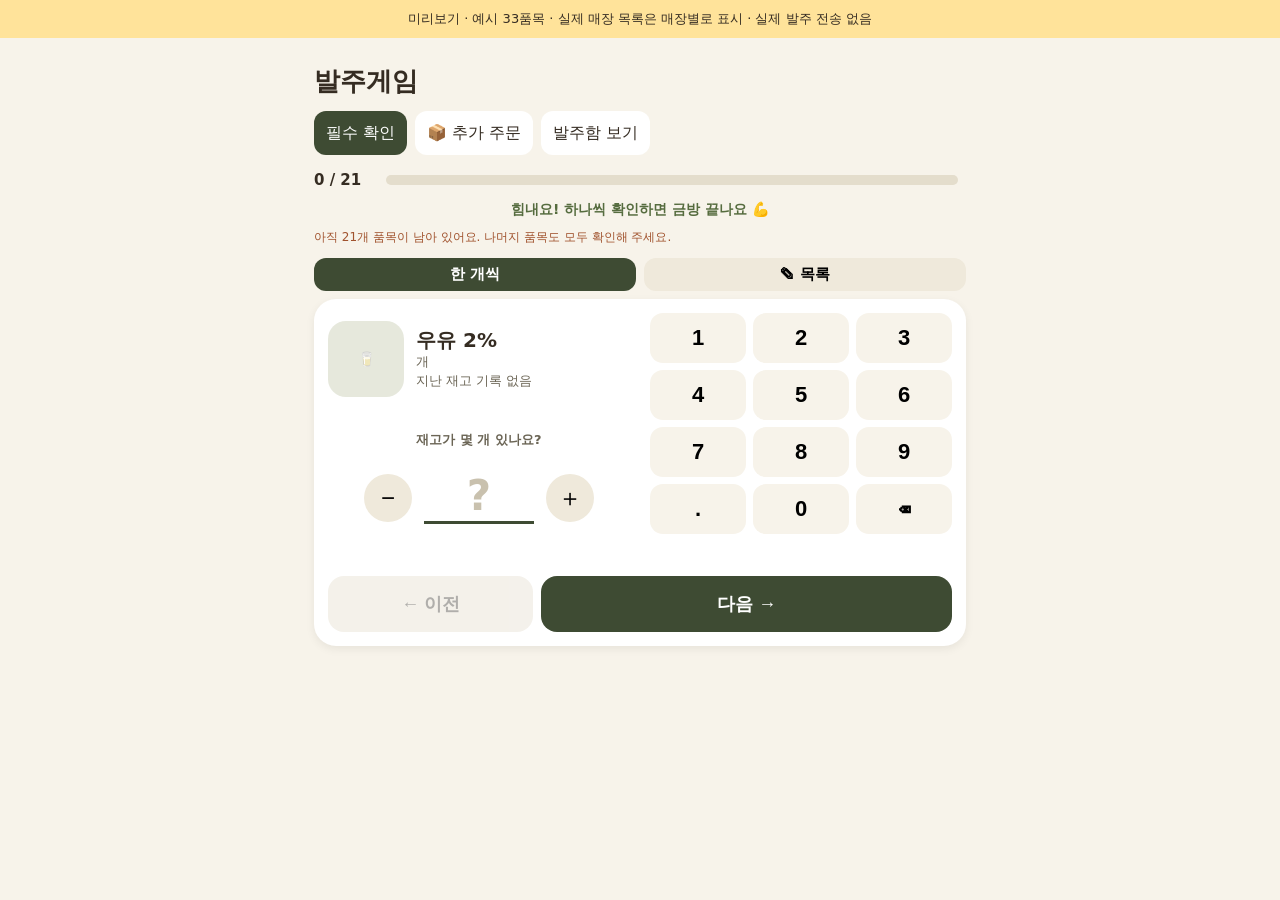
<file: order-game-demo/index.html>
<!doctype html>
<html lang="ko">
<meta charset="utf-8">
<meta name="viewport" content="width=device-width, initial-scale=1">
<title>Kream 발주게임 미리보기</title>
<style>
*{box-sizing:border-box}body{margin:0;background:#f7f3ea;color:#352c22;font:16px/1.5 system-ui,sans-serif}main{width:min(100%,680px);padding:14px;margin:auto}h1{margin:10px 0;font-size:26px}h3{overflow-wrap:anywhere}button{cursor:pointer}header{background:#ffe39a;padding:9px;text-align:center;font-size:13px}.tabs{display:flex;flex-wrap:wrap;gap:8px;margin-bottom:14px}.tabs button,.basket,.check{font:inherit;border:0;min-height:44px;border-radius:12px;background:#fff;padding:8px 12px;color:inherit}.tabs [aria-pressed=true],.basket{background:#3e4b33;color:#fff}.rows{display:grid;gap:7px;padding:0;list-style:none}.rows li{background:white;border-radius:12px;padding:10px;display:grid;grid-template-columns:minmax(0,1fr) auto;gap:8px;align-items:center;overflow-wrap:anywhere}.check{background:#e9eddf;font-size:14px}.check[aria-pressed=true]{background:#3e4b33;color:#fff}dialog{width:min(440px,calc(100% - 24px));max-height:85vh;border:0;border-radius:18px;padding:18px;color:inherit}#view{min-width:0}.so-pic{display:grid;place-items:center;background:#f1eadc}
</style>
<header>미리보기 · 예시 33품목 · 실제 매장 목록은 매장별로 표시 · 실제 발주 전송 없음</header>
<main>
<h1>발주게임</h1>
<nav class="tabs" aria-label="발주 메뉴"><button id="required" aria-pressed="true">필수 확인</button><button id="extra" aria-pressed="false">📦 추가 주문</button><button class="basket" id="basket">발주함 보기</button></nav>
<div id="view"></div>
</main>
<dialog id="cart"><h2>발주함</h2><ul id="basket-items" class="rows"></ul><form method="dialog"><button class="check">닫기</button></form></dialog>
<script type="module">
const compact = value => String(value ?? '').toLowerCase().replace(/[\s·%()_-]+/g, '');

function isRequiredOrderItem(product) {
  if (!product.unit_confirmed || product.category === '키친 발주') return false;
  const ko = compact(product.name_ko);
  const en = compact(product.name_en);
  const group = compact(product.subgroup);
  const dubai = /두바이쫀득|두쫀쿠/.test(ko) || /dubai.*(?:chewy|cookie)/.test(en);
  if (dubai) return !/말차|녹차|쑥|matcha|greentea|mugwort/.test(ko + en) &&
    (/초코|초콜릿|오리지널|choc|original/.test(ko + en) || /^(두바이쫀득쿠키|두쫀쿠)$/.test(ko));
  return /^(우유(?:2)?|스패너크림|아몬드밀크|오트밀크|화채캔|리얼망고프루티캔|미숫가루캔)$/.test(ko) ||
    /^(?:2milk|milk2|spannere?cream|almondmilk|oatmilk|hwachaecan|realmangofruitycan|misugarucan)$/.test(en) ||
    /레어치즈케(이크|익)|치아[씨시]드|미니크로[와아]상|크로[와아]상미니|홀케(이크|익)/.test(ko + group) ||
    /rarecheesecake|chiaseed|minicroissant|wholecake/.test(en) ||
    (!/크림밤|치즈케(이크|익)|베이스|크림|음료제조용|kreambomb|cheesecake|base|cream/.test(ko + en) &&
      /티라미수|tiramisu/.test(ko + en + group));
}

function isSupplyOrderItem(product) {
  return /포장|소모품/.test(String(product.category ?? "") + String(product.subgroup ?? ""));
}
const STYLE_ID = 'supplies-order-style';
const CSS = `
.so{min-width:0;max-width:100%}.so-kinds{display:flex;flex-wrap:wrap;gap:6px;margin-bottom:8px}.so-kinds button{border:1px solid #e4ddcc;border-radius:999px;padding:7px 10px;background:white;color:#443a2e;font:inherit;font-size:.85rem;min-height:40px}.so-kinds button[aria-pressed=true]{background:#3e4b33;color:white;border-color:#3e4b33}
.so-top{display:flex;align-items:center;gap:8px;margin:0 0 10px}
.so-top button{border:0;border-radius:12px;padding:8px 12px;background:#fff;box-shadow:0 1px 4px #0001;font-weight:800}
.so-top h3{margin:0;font-size:18px}
.so-filters{display:grid;grid-template-columns:2fr 1fr;gap:8px;margin:0 0 12px}.so-filters input,.so-filters select{width:100%;min-width:0;padding:10px;border:1px solid #e4ddcc;border-radius:9px;background:white;color:inherit;font:inherit}.so-filters [hidden],.so [hidden]{display:none}.so-basket{position:sticky;bottom:8px}.so-name{overflow-wrap:anywhere}@media(max-width:400px){.so-row{grid-template-columns:32px minmax(0,1fr) auto;gap:6px}.so-pic{width:32px;height:32px}.so-act{grid-column:2/4;justify-content:flex-end}.so-act .need{padding:8px;font-size:13px;min-height:44px}}
.so-help{margin:0 0 10px;color:#6b6555;font-size:13px}
.so-group{margin:12px 0 6px;padding:6px 10px;border-radius:10px;background:#efe9dc;font-weight:800;font-size:14px}
.so-row{display:grid;grid-template-columns:44px minmax(0,1fr) auto;gap:10px;align-items:center;background:#fff;border-radius:14px;padding:8px 10px;margin:6px 0;box-shadow:0 1px 3px #0001}
.so-row.on{outline:2px solid #e8583a;background:#fff6f2}
.so-pic{width:44px;height:44px;border-radius:10px;overflow:hidden}
.so-pic img{width:100%;height:100%;object-fit:cover}
.so-name{font-weight:800;font-size:15px}
.so-name small{display:block;font-weight:600;color:#6b6555;font-size:12px}
.so-act{display:flex;align-items:center;gap:6px}
.so-act .need{border:0;border-radius:12px;padding:10px 12px;background:#e8583a;color:#fff;font-weight:800;font-size:14px;white-space:nowrap}
.so-act .less{border:0;border-radius:10px;width:34px;height:34px;background:#efe9dc;font-size:18px;font-weight:800}
.so-act b{min-width:34px;text-align:center}
.so-basket{margin-top:12px;width:100%;height:46px;border:0;border-radius:14px;background:#3e4b33;color:#fff;font-size:16px;font-weight:800}
`;
function ensureStyle() {
  if (typeof document === 'undefined' || document.getElementById(STYLE_ID)) return;
  const el = document.createElement('style'); el.id = STYLE_ID; el.textContent = CSS; document.head.appendChild(el);
}
function renderSupplies(host, c) {
  ensureStyle();
  const {t, esc} = c;
  const categories = [...new Set(c.items.map(p => p.category).filter(Boolean))];
  let search = '', category = '', kind = 'all';
  const applyFilters = () => {
    const query = search.trim().toLowerCase().replace(/\s/g, '');
    let visible = 0;
    host.querySelectorAll('[data-so-group]').forEach(group => {
      let matches = 0;
      group.querySelectorAll('[data-so-row]').forEach(row => {
        row.hidden = (kind !== 'all' && kind !== row.dataset.kind) || Boolean(category && row.dataset.category !== category) || !row.dataset.search.includes(query);
        if (!row.hidden) matches++;
      });
      group.hidden = matches === 0;
      visible += matches;
    });
    host.querySelector('[data-so-empty]').hidden = visible > 0;
  };
  const draw = () => {
    const groups = [];
    c.items.forEach(p => { const k = [p.category, p.subgroup].filter(Boolean).join(' · '); let g = groups.find(x => x.k === k); if (!g) groups.push(g = {k, list: []}); g.list.push(p); });
    const dis = c.locked || c.preview ? 'disabled' : '';
    const n = c.items.filter(p => c.getQty(p) > 0).length;
    host.innerHTML = `<div class="so"><div class="so-top"><h3>📦 ${t('추가 주문', 'Extra order')}</h3></div>
      <p class="so-help">${t('필요한 품목만 골라 주세요. 버튼을 누를 때마다 발주 단위로 하나씩 담겨요.', 'Choose what you need. Each tap adds one ordering increment.')}</p>
      <div class="so-kinds" role="group" aria-label="${t('품목 종류','Item type')}">${[['all',t('전체','All')],['food',t('식재료·메뉴','Food & ingredients')],['supply',t('소모품·포장','Supplies & packaging')]].map(([key,label])=>`<button data-so="kind" data-kind="${key}" aria-pressed="${kind===key}">${esc(label)}</button>`).join('')}</div><div class="so-filters"><input data-so-search type="search" aria-label="${t('품목 검색','Search items')}" placeholder="${t('품목 검색','Search items')}" value="${esc(search)}"><select data-so-category aria-label="${t('카테고리','Category')}"><option value="">${t('전체 카테고리','All categories')}</option>${categories.map(value => `<option value="${esc(value)}" ${category===value?'selected':''}>${esc(value)}</option>`).join('')}</select></div>
      ${groups.map(g => `<section data-so-group><div class="so-group">${esc(g.k)} · ${g.list.length}</div>${g.list.map(p => { const q = c.getQty(p), way = c.onTheWay?.(p);
        return `<div data-so-row data-kind="${isSupplyOrderItem(p)?'supply':'food'}" data-category="${esc(p.category || '')}" data-search="${esc(`${p.name_ko || ''} ${p.name_en || ''} ${c.name(p)}`.toLowerCase().replace(/\s/g, ''))}" class="so-row ${q > 0 ? 'on' : ''}"><div class="so-pic">${c.picture(p)}</div><div class="so-name">${esc(c.name(p))}<small>${esc(c.unitLabel(p))}${way ? ' · ' + esc(t(`${way.date} 도착 예정분 있음`, `arriving ${way.date}`)) : ''}</small></div>
          <div class="so-act">${q > 0 ? `<button class="less" data-so="less" data-id="${esc(p.id)}" ${dis} aria-label="${t('하나 빼기', 'one less')}">−</button><b>${esc(c.qtyDisplay(p, q))}</b>` : ''}<button class="need" data-so="need" data-id="${esc(p.id)}" ${dis}>${t('더 필요해요!', 'Need more!')}</button></div></div>`;  }).join('')}</section>`).join('')}
      <p data-so-empty hidden>${t('찾는 품목이 없어요.', 'No matching items.')}</p>
      <button class="so-basket" data-so="basket">🛒 ${t(`발주함 보기${n ? ` · ${n}개` : ''}`, `Open basket${n ? ` · ${n}` : ''}`)}</button></div>`;
    host.querySelector('[data-so-search]').oninput = event => { search = event.target.value; applyFilters(); };
    host.querySelector('[data-so-category]').onchange = event => { category = event.target.value; applyFilters(); };
    applyFilters();
  };
  host.onclick = e => {
    const b = e.target.closest('button[data-so]'); if (!b || b.disabled) return;
    if (b.dataset.so === 'kind') {
      kind = b.dataset.kind;
      host.querySelectorAll('[data-so="kind"]').forEach(button => button.setAttribute('aria-pressed', String(button === b)));
      applyFilters();
      return;
    }
    if (b.dataset.so === 'basket') return c.openBasket();
    const p = c.items.find(x => x.id === b.dataset.id); if (!p) return;
    const step = c.qtyStep(p) || 1, q = c.getQty(p);
    c.setQty(p, Math.min(Math.floor(100000 / step) * step, Math.max(0, Math.round((q + (b.dataset.so === 'need' ? step : -step)) * 1000) / 1000)));
    draw();
  };
  draw();
}
const inventory = {
  '원재료·음료': ['우유 2%','스패너 크림','아몬드 밀크','오트 밀크','화채 캔','리얼 망고 프루티 캔','미숫가루 캔','콜드브루','유자 페이스트','다이제스티브'],
  '디저트': ['딸기 레어 치즈케이크','망고 레어 치즈케이크','오레오 레어 치즈케이크','초코 레어 치즈케이크','딸기 치아시드 푸딩','망고 치아시드 푸딩','코코넛 치아시드 푸딩','클래식 티라미수','마차 티라미수','망고 티라미수','미니 크로와상','두바이쫀득쿠키 초코맛','딸기 홀케이크','초코 홀케이크','피칸쿠키','말차 두바이쫀득쿠키','플레인 사워도우'],
  '포장·소모품': ['12oz 핫컵 흰색 뚜껑','16oz 투명 아이스컵','소형 손잡이 종이봉투','영수증 용지','삼각김밥 라벨스티커','스카치테이프']
};
const products = Object.entries(inventory).flatMap(([category,names]) => names.map(name_ko=>({id:name_ko,name_ko,category,unit_confirmed:true})));
const {createStepState,renderOrderSteps}=(()=>{
// Toronto operating day ends at 3 AM; unfinished morning tasks transfer at 5 PM.
function countPhase(now = new Date()) {
  const hour = Number(new Intl.DateTimeFormat('en-CA', {timeZone:'America/Toronto', hour:'numeric', hourCycle:'h23'}).format(now));
  const handover = hour >= 17 || hour < 3;
  return {handover, defaultShift: handover ? 'closing' : 'morning'};
}
function countProgress(ids, done, failed = new Set()) {
  const required = [...new Set(ids || [])];
  const remaining = required.filter(id => !done.has(id) || failed.has(id));
  return {total:required.length, completed:required.length-remaining.length, remaining, complete:required.length>0 && remaining.length===0};
}
function closingCarryover(products, carried, {now, isMorning, isCounted}) {
  if (!countPhase(now).handover) return new Set();
  for (const p of products) if (isMorning(p) && !isCounted(p)) carried.add(p.id);
  return carried;
}
// 매장 발주 · 한 개씩 보기
// 카테고리 안에서 품목을 하나씩 보여주고, 재고 숫자만 넣으면 자동 주문수량이 발주함에 들어가고 (화면에는 안 보임),
// "다음"을 누르면 저장하고 다음 품목으로 넘어가요. 이전으로 가거나 목록에서 골라 고칠 수 있어요.
// 상태(state)는 app.mjs가 들고 있어서, 화면이 다시 그려져도 보던 품목이 유지돼요.

const STYLE_ID = 'order-steps-style';
const CSS = `
.os{grid-column:1/-1;max-width:520px;width:100%;margin:0 auto 96px;touch-action:manipulation}
.os *{box-sizing:border-box}
.os-shift{display:grid;grid-template-columns:1fr 1fr;gap:8px;margin-bottom:8px}
.os-shift button{border:0;border-radius:14px;padding:8px 6px;font-size:15px;font-weight:800;background:#fff;box-shadow:0 1px 4px #0001;color:#3b382f}
.os-shift button small{display:block;font-size:11px;font-weight:600;color:#6b6555;margin-top:2px}
.os-shift button[aria-pressed=true]{background:#3e4b33;color:#fff}
.os-shift button[aria-pressed=true] small{color:#dfe6d6}
.os-head{display:flex;align-items:center;gap:8px;margin:2px 0 6px}
.os-count{font-weight:800;font-size:15px;min-width:64px}
.os-bar{flex:1;height:10px;border-radius:99px;background:#e4ddcc;overflow:hidden}
.os-bar i{display:block;height:100%;background:linear-gradient(90deg,#9fc48a,#3e4b33);border-radius:99px;transition:width .3s}
.os-tools{display:flex;gap:8px;margin-bottom:8px}
.os-tools button{flex:1;border:0;border-radius:12px;padding:7px;background:#efe9db;font-size:15px;font-weight:600}
.os-tools button[aria-pressed=true]{background:#3e4b33;color:#fff}
.os-card{background:#fff;border-radius:22px;padding:14px;box-shadow:0 3px 10px #0001;text-align:center}
.os-card.in{animation:os-in .22s ease}
@keyframes os-in{from{transform:translateX(36px);opacity:0}to{transform:none;opacity:1}}
.os-top{display:flex;gap:12px;align-items:center;text-align:left}
.os-pic{flex:none;width:76px;height:76px;border-radius:18px;overflow:hidden;display:grid;place-items:center;font-size:14px;font-weight:700;background:#e6e8dc}
.os-pic img{width:100%;height:100%;object-fit:cover}
.os-name{font-size:20px;font-weight:800;line-height:1.2}
.os-unit,.os-last{font-size:13px;color:#6b6555}
.os-label{font-size:13px;font-weight:700;color:#6b6555;margin-top:12px}
.os-num{display:flex;align-items:center;justify-content:center;gap:12px;margin:2px 0}
.os-num output{display:block;min-width:110px;height:auto;min-height:0;padding:0;margin:0;background:none;border:0;border-radius:0;border-bottom:3px solid #3e4b33;font-size:42px;font-weight:800;line-height:1.15;text-align:center}
.os-num output.empty{color:#c9c1ae}
.os-num button,.os-order button{width:48px;height:48px;border-radius:50%;border:0;background:#efe9db;font-size:24px}
.os-pad{display:grid;grid-template-columns:repeat(3,1fr);gap:7px;margin-top:10px}
.os-pad button{height:50px;border:0;border-radius:13px;background:#f7f3ea;font-size:22px;font-weight:600}
.os-pad button:active,.os-num button:active,.os-order button:active{transform:scale(.95)}
.os-order{display:flex;align-items:center;justify-content:space-between;gap:10px;margin-top:12px;padding:10px 12px;border-radius:16px;background:#fdf1e7}
.os-order b{font-size:15px;text-align:left}
.os-order small{display:block;font-weight:500;color:#a0522d}
.os-order .qty{display:flex;align-items:center;gap:8px}
.os-order .qty span{min-width:44px;font-size:26px;font-weight:800}
.os-nav{display:grid;grid-template-columns:1fr 2fr;gap:8px;margin-top:12px}
.os-nav button{height:56px;border:0;border-radius:16px;font-size:18px;font-weight:700}
.os-prev{background:#e4ddcc;color:#3b382f}
.os-next{background:#3e4b33;color:#fff}
.os-nav button:disabled{opacity:.4}
.os-warn{font-size:12px;color:#a0522d;min-height:16px;margin-top:6px}
.os-cheer{font-size:14px;font-weight:700;color:#566c3f;text-align:center;margin:8px 0}.os-list{background:#fff;border-radius:18px;box-shadow:0 3px 10px #0001;overflow:hidden}
.os-row{display:grid;grid-template-columns:1fr auto 44px;gap:10px;align-items:center;width:100%;border:0;border-bottom:1px solid #f0ebe0;background:none;padding:12px 14px;text-align:left;font-size:15px}
.os-row:last-child{border-bottom:0}
.os-row.on{outline:2px solid #81715f;outline-offset:-2px}.os-row.checked{background:#edf6e9;border-left:4px solid #6b9259}.os-row.pending{background:#fff2e4;border-left:4px solid #d49345}.os-row .os-check-label{display:block;font-size:11px;margin-top:3px}.os-row.checked .os-check-label{color:#3e6b31}.os-row.pending .os-check-label{color:#8b571b}
.os-row small{color:#6b6555;font-size:12px;white-space:nowrap}
.os-row em{font-style:normal;font-weight:700;white-space:nowrap}
.os-win{text-align:center;background:#fff;border-radius:22px;padding:26px 14px;box-shadow:0 3px 10px #0001}
.os-win .big{font-size:58px}
.os-win h3{font-size:22px;margin:6px 0}
.os-win p{color:#6b6555;margin:4px 0 12px}
.os-win button{width:100%;margin-top:8px;border:0;border-radius:16px;padding:15px;font-size:17px;font-weight:700;background:#e4ddcc}
.os-win button.primary{background:#3e4b33;color:#fff}
.os-toast{position:fixed;left:50%;top:max(14px,env(safe-area-inset-top));transform:translateX(-50%);background:#3e4b33;color:#fff;font-weight:800;font-size:17px;padding:12px 18px;border-radius:999px;box-shadow:0 6px 18px #0003;z-index:3000;white-space:nowrap;max-width:92vw;overflow:hidden;text-overflow:ellipsis;animation:os-toast 1.4s ease forwards;pointer-events:none}
@keyframes os-toast{0%{opacity:0;transform:translate(-50%,10px) scale(.9)}12%{opacity:1;transform:translate(-50%,0) scale(1.04)}80%{opacity:1}100%{opacity:0;transform:translate(-50%,-14px)}}
.os-win .praise{font-size:17px;font-weight:700;color:#3e4b33;margin:6px 0 2px}
.os-win .time{font-size:14px;color:#6b6555}
.os-win button.done{background:linear-gradient(135deg,#ed522e,#f08a4b);color:#fff;font-size:20px;padding:18px}
.os-yn{display:grid;grid-template-columns:1fr 1fr;gap:10px;margin-top:14px}
.os-yn button{height:120px;border:0;border-radius:20px;font-size:20px;font-weight:800;display:flex;flex-direction:column;align-items:center;justify-content:center;gap:6px;box-shadow:0 2px 6px #0001}
.os-yn button i{font-style:normal;font-size:38px}
.os-yn small{font-size:12px;font-weight:600;opacity:.8}
.os-yn.many{grid-template-columns:repeat(auto-fit,minmax(88px,1fr))}
.os-yn.many button{height:96px;font-size:17px;background:#f3efe4;color:#3b382f}
.os-yn.many button.on{background:#e3efd9}
.os-yn.three{grid-template-columns:repeat(3,1fr)}
.os-yn.three button{height:110px;font-size:17px}
.os-yn .half{background:#fbefc9;color:#7a5a12}
.os-way{margin-top:10px;padding:10px 12px;border-radius:14px;background:#e9f0fb;color:#2c4a73;font-size:14px;font-weight:700}
.os-yn .yes{background:#e3efd9;color:#2f4a22}
.os-yn .no{background:#fbe1d8;color:#8a2f12}
.os-yn button.on{outline:4px solid #3e4b33}
@media(min-width:900px){.os{max-width:760px}.os-card{display:grid;grid-template-columns:1fr 1fr;gap:4px 20px;align-items:center;text-align:center}.os-card .os-top{grid-column:1}.os-card .os-label{grid-column:1}.os-card .os-num{grid-column:1}.os-card .os-pad,.os-card .os-yn{grid-column:2;grid-row:1 / span 3;margin-top:0}.os-card .os-warn,.os-card .os-nav{grid-column:1 / -1}}
.os-pop{position:fixed;left:50%;top:40%;font-size:42px;pointer-events:none;animation:os-pop .7s ease forwards;z-index:3000}
@keyframes os-pop{0%{opacity:0;transform:translate(-50%,-30%) scale(.6)}30%{opacity:1;transform:translate(-50%,-50%) scale(1.15)}100%{opacity:0;transform:translate(-50%,-90%)}}
`;

function ensureStyle() {
  if (typeof document === 'undefined' || document.getElementById(STYLE_ID)) return;
  const el = document.createElement('style');
  el.id = STYLE_ID;
  el.textContent = CSS;
  document.head.appendChild(el);
}


// 칭찬 문구 (한국어, English)
const PRAISE = [
  ['좋아요! 👍', 'Nice! 👍'], ['숫자 요정 등장 ✨', 'Number fairy! ✨'], ['계산기보다 빠름 🧮', 'Faster than a calculator 🧮'],
  ['오, 프로의 냄새 👃', 'Smells like a pro 👃'], ['재고가 떨고 있어요 😆', 'The stock is shaking 😆'], ['정확도 100% (아마도) 🎯', '100% accurate (probably) 🎯'],
  ['이 구역 재고왕 👑', 'Stock royalty 👑'], ['크림 사장님이 좋아합니다 🍰', 'The boss approves 🍰'], ['다음 거 덤벼 🥊', 'Bring on the next one 🥊'],
  ['손가락 워밍업 완료 💪', 'Fingers warmed up 💪'], ['눈썰미 무엇? 👀', 'Eagle eyes 👀'], ['오늘도 한 건 해결 ✅', 'Another one done ✅']
];
const FAST = [['⚡ 번개 손!', '⚡ Lightning hands!'], ['손가락에 모터 달았어요? 🏎️', 'Motor in those fingers? 🏎️'], ['눈 깜빡할 새 끝 😳', 'Done in a blink 😳']];
const STREAK = {5: ['🔥 5연속! 멈출 수 없다', '🔥 5 in a row!'], 10: ['🔥🔥 10연속! 전설의 시작', '🔥🔥 10 in a row! Legendary'], 20: ['🔥🔥🔥 20연속! 기네스에 연락할까요?', '🔥🔥🔥 20 in a row! Calling Guinness']};
const SPEED = [
  [3, '🚀', '전설의 손가락! 이 속도면 재고가 알아서 줄 서요', 'Legendary! The stock lines up by itself'],
  [6, '⚡', '번개처럼 끝! 오늘 커피는 사장님이… 아마도?', 'Lightning fast! Coffee is on the boss… maybe?'],
  [12, '😎', '깔끔하게 끝! 재고 장인 인정합니다', 'Clean finish! Certified stock master'],
  [Infinity, '🐢', '천천히, 정확하게! 거북이가 이긴 거 아시죠?', 'Slow and steady wins the race!']
];
const ENCOURAGEMENT = [
 ['힘내요! 하나씩 확인하면 금방 끝나요 💪','You’ve got this! One item at a time 💪'],
 ['잘하고 있어요! 확인한 만큼 매장이 든든해져요 🌟','Doing great! Every check helps the store 🌟'],
 ['조금만 더 힘내요! 남은 품목도 같이 확인해요 🙌','Keep going! Let’s check the remaining items 🙌'],
 ['천천히, 정확하게! 오늘도 고마워요 💚','Slow and steady! Thank you for your work today 💚'],
 ['하나 더 확인 완료! 차근차근 잘하고 있어요 ✨','One more checked! You’re making progress ✨'],
 ['끝이 가까워지고 있어요! 놓친 품목도 살펴봐요 👀','Getting closer! Check for anything missed 👀'],
 ['오늘의 재고 요정, 응원해요! 🧚','Cheering for today’s stock fairy! 🧚'],
 ['힘내요! 꼼꼼한 확인이 내일을 편하게 해줘요 ☀️','Keep it up! Careful checks make tomorrow easier ☀️']
];
const pick = list => list[Math.floor(Math.random() * list.length)];
function timeText(secs, t) { return secs >= 60 ? `${Math.floor(secs / 60)}${t('분', 'm')} ${secs % 60}${t('초', 's')}` : `${secs}${t('초', 's')}`; }

/** app.mjs가 한 번 만들어서 계속 들고 있는 상태 */
function createStepState(store, today) {
  const memoryKey = `kream-count-${store}-${today}`;
  let remembered = [];
  try { remembered = JSON.parse(localStorage.getItem(memoryKey) || '[]'); } catch { /* 무시 */ }
  return {
    memoryKey, store, today,
    key: '',            // 보고 있는 카테고리 (바뀌면 처음부터)
    index: 0,           // 보고 있는 품목 순서
    view: 'one',        // 'one' 한 개씩 | 'list' 목록에서 고치기
    edited: new Set(),
    typed: {},          // 품목 id → 입력 중인 재고 글자
    order: {},          // 품목 id → 직접 바꾼 주문수량
    done: new Set(remembered), // 오늘 센 품목
    failed: new Set(),
    lastShown: '',      // 애니메이션용
    streak: 0,
    startedAt: 0,      // 이 카테고리 첫 입력 시간
    lastNext: 0,       // 마지막 '다음' 누른 시간
    counts: 0,         // 이 카테고리에서 센 개수
    queue: Promise.resolve(),
  };
}

/**
 * host 안에 한 개씩 보기를 그립니다.
 * c: {state, items, key, title, t, esc, name, unitLabel, picture, lastStock(p), parse(p,text),
 *     suggest(p, stored|null) → 주문수량|null, getQty(p), setQty(p,q), qtyStep(p), qtyDisplay(p,q),
 *     saveStock(p, stored) → Promise, locked, preview, nextCategory → 이름|null, goNextCategory(), openBasket(),
 *     showGrid(), shift/shiftCounts/setShift/otherShiftHere: 낮·마감 나누기, bagMode(p) 티백 1봉지/반봉지/없음, yesNoText(p) 있다/없다 버튼 글자, yesNoQty(p) 없을 때 주문할 양, countPrompt(p) 숫자 칸 질문 (예: 몇 병 있나요?), choices(p) → [[값, 글자, 아이콘]] 고르기 버튼 (예: 콜드브루 반 통/1통/2통), onTheWay(p) → {date}|null 이미 주문해서 오는 중, yesNo(p) → true면 '한 박스 있다/없다' 버튼 (포장·소모품), allIds: 이 매장 전체 품목 id (모두 끝나면 🏆)}
 */
function renderOrderSteps(host, c) {
  ensureStyle();
  const {state: s, items, t, esc} = c;
  if (s.key !== c.key) { s.key = c.key; s.index = firstUndone(); s.view = 'one'; s.streak = 0; s.startedAt = 0; s.counts = 0; s.finishedIn = 0; }
  if (s.index > items.length) s.index = items.length;

  const progress = () => countProgress(c.getRequiredIds?.() || c.allIds || items.map(p=>p.id), s.done, s.failed);
  const pendingMessage = n => t(`아직 ${n}개 품목이 남아 있어요. 나머지 품목도 모두 확인해 주세요.`, `${n} items still need checking. Please check every remaining item.`);
  function firstUndone() { const i = items.findIndex(p => !s.done.has(p.id)); return i < 0 ? 0 : i; }
  // 다음 품목: 이 매장에서 오늘 아직 안 센 것만 (다른 직원이 이미 센 건 건너뛰어요)
  function nextUndone(from) { for (let i = from; i < items.length; i++) if (!s.done.has(items[i].id) || s.failed.has(items[i].id)) return i; return items.length; }
  let doneCount = 0;
  function head() {
    doneCount = items.filter(p => s.done.has(p.id)).length;
    const full=progress(),pct=full.total?Math.round(full.completed/full.total*100):0;
    const sc = c.shiftCounts || {};
    const shiftBar = c.openSupplies ? `<div class="os-shift"><button aria-pressed="true">🧚‍♀️ ${t('발주 요정', 'Order fairy')}<small>${t('전부 다 해요', 'Everything')} · ${sc.all ?? ''}</small></button><button data-os="supplies">📦 ${t('소모품 주문', 'Supplies order')}<small>${t('소모품·패키징 · 더 필요해요!', 'Supplies · packaging · need more!')}</small></button></div>` : c.shift ? `<div class="os-shift"><button data-shift="morning" aria-pressed="${c.shift === 'morning'}">☀️ ${t('낮 요정', 'Day fairy')}<small>${t('포장재·소모품·음료 베이스', 'Packaging · supplies · drink bases')} · ${sc.morning ?? ''}</small></button><button data-shift="closing" aria-pressed="${c.shift === 'closing'}">🧚‍♀️ ${t('마감 요정', 'Closing fairy')}<small>${t('나머지 전부', 'Everything else')} · ${sc.closing ?? ''}</small></button></div>` : '';
    return shiftBar + `<div class="os-head"><span class="os-count">${full.completed} / ${full.total}</span><div class="os-bar"><i style="width:${pct}%"></i></div><span>${full.complete ? '🏆' : s.streak >= 3 ? `🔥${s.streak}` : ''}</span></div>
    ${full.remaining.length?`<p class="os-cheer">${esc(t(...ENCOURAGEMENT[Math.floor(full.completed/3)%ENCOURAGEMENT.length]))}</p><p class="os-warn" role="status">${esc(pendingMessage(full.remaining.length))}${c.shift==='closing'&&c.carriedCount?` ${t('오전반 미확인 품목도 포함되어 있어요.','Includes unfinished morning tasks.')}`:''}</p>`:''}
    <div class="os-tools"><button data-os="one" aria-pressed="${s.view === 'one'}">${t('한 개씩', 'One by one')}</button><button data-os="list" aria-pressed="${s.view === 'list'}">✎ ${t('목록', 'List')}</button>${c.showGrid?`<button data-os="grid">▦ ${t('전체 목록', 'All items')}</button>`:''}</div>`;
  }

  const wrap = html => { host.innerHTML = `<div class="os">${html}</div>`; };

  const ynText = (p, v) => {
    if (v === '' || v == null || v === '—') return v;
    const ch = c.choices?.(p)?.find(x => String(x[0]) === String(v)); if (ch) return ch[1];
    if (c.bagMode?.(p)) return Number(v) >= 1 ? t('1봉지 이상', '1+ bag') : Number(v) > 0 ? t('반봉지', 'half bag') : t('없음', 'none');
    if (c.yesNo?.(p)) return Number(v) > 0 ? t('있음', 'yes') : t('없음', 'no');
    return v;
  };

  function stockText(p) {
    if (s.typed[p.id] != null) return s.typed[p.id];
    return '';
  }
  function stored(p) {
    const text = stockText(p);
    if (text === '' || text.endsWith('.')) return null;
    try { return c.parse(p, text); } catch { return undefined; }
  }
  function orderFor(p) {
    // A shared basket or explicit list entry is an order request, not a stock suggestion.
    if(c.keepManual?.(p)&&s.order[p.id]==null)return {q:c.getQty(p)||0,auto:false,keep:true};
    if (s.order[p.id] != null) return {q: s.order[p.id], auto: false};
    const v = stored(p);
    // 두쫀쿠: 충분히 많아요 / 반박스 주문 / 한박스 주문 → 고른 버튼이 바로 주문량
    const chosen = v == null || v === undefined ? null : c.choiceOrder?.(p, v);
    if (chosen != null) return {q: chosen, auto: true};
    // 포장·소모품(있다/없다)과 티백(1봉지/반봉지/없음): 모자라면 1개(박스·봉지) 주문.
    // 단, 이미 주문해서 오는 중(입고확인 전)이면 또 주문하지 않아요.
    if ((c.yesNo?.(p) || c.bagMode?.(p)) && v != null && v !== undefined) {
      const enough = c.bagMode?.(p) ? Number(v) >= 1 : Number(v) > 0;
      if (enough) return {q: 0, auto: true};
      if (c.onTheWay?.(p)) return {q: 0, auto: true, way: true};
      return {q: c.yesNoQty?.(p) ?? c.qtyStep(p), auto: true};   // 없을 때 주문할 양 (매장마다 다를 수 있음, 예: 3호점 다이제스티브 2박스)
    }
    const sug = v == null || v === undefined ? null : c.suggest(p, v);
    if (sug != null) return {q: sug, auto: true};
    return {q: c.getQty(p) || 0, auto: false, keep: true};
  }

  function drawList() {
    wrap(head() + `<div class="os-list">${items.map((p, i) => {
      // 오늘 센 숫자를 먼저 보여줘요: 지금 입력 중인 것 → 오늘 저장된 것 → (없으면) 지난번
      const typed = stockText(p), saved = typed === '' ? c.todayValue?.(p) : null, st = typed !== '' ? typed : saved == null ? '' : String(saved), last = c.lastStock(p);
      return `<button class="os-row ${s.done.has(p.id)&&!s.failed.has(p.id)?'checked':'pending'} ${i === s.index ? 'on' : ''}" data-go="${i}"><span>${s.done.has(p.id) ? '✅ ' : ''}${esc(c.name(p))}<small class="os-check-label">${s.done.has(p.id)&&!s.failed.has(p.id)?t('확인 완료','Checked'):t('미확인','Not checked')}</small></span><em>${esc(ynText(p, st !== '' ? st : last ?? '—'))}</em><small>${st !== '' ? t('오늘', 'today') : t('지난번', 'last')}</small></button>`;
    }).join('')}</div>`);
  }

  function drawWin() {
    const next = c.nextCategory, full=progress(),allDone=full.complete;
    const secs = s.finishedIn || 0, per = s.counts ? secs / s.counts : Infinity;
    const tier = SPEED.find(x => per <= x[0]);
    wrap(head() + `<div class="os-win"><div class="big">${allDone ? '🏆' : tier[1]}</div>
      <h3>${allDone ? (c.shift === 'morning' ? t('낮 요정 임무 완료! ☀️', 'Day fairy: mission complete! ☀️') : c.shift === 'closing' ? t('마감 요정 임무 완료! 🧚‍♀️', 'Closing fairy: mission complete! 🧚‍♀️') : t('오늘 재고 전부 끝!', 'All stock counted!')) : `${esc(c.title)} ${t('목록을 확인했어요', 'list checked')}`}</h3>
      <p class="praise">${allDone?esc(t(tier[2],tier[3])):esc(pendingMessage(full.remaining.length))}</p>
      <p class="time">${s.counts ? `${s.counts}${t('개', ' items')} · ${timeText(secs, t)}` : `${doneCount} / ${items.length} ${t('품목', 'items')}`}</p>
      ${s.failed.size ? `<p class="os-warn">${t(`${s.failed.size}개 재고가 저장되지 않았어요. 목록에서 다시 확인해 주세요.`, `${s.failed.size} counts did not save. Check them in the list.`)}</p>` : ''}
      ${!allDone&&full.remaining.length?`<button class="primary" data-os="remaining">${t('남은 품목 확인하기 →','Check remaining items →')}</button>`:''}
      <button class="done" data-os="basket" ${!allDone||c.preview||c.locked?'disabled':''}>${t('다 했어요! 🙌', 'All done! 🙌')}</button>
      <button data-os="list">✎ ${t('목록에서 고치기', 'Fix from list')}</button></div>`);
  }

  function drawOne() {
    if (!items.length) {
      const other = c.shift === 'morning' ? t('마감 요정', 'the closing fairy') : t('낮 요정', 'the day fairy');
      wrap(head() + (c.otherShiftHere ? `<div class="os-win"><div class="big">${c.shift === 'morning' ? '🌙' : '☀️'}</div><h3>${t(`여기는 ${other} 담당이에요`, `This is for ${other}`)}</h3><p>${t('위에서 근무 시간을 바꾸거나 다른 카테고리를 골라 주세요.', 'Switch the shift above or pick another category.')}</p></div>` : `<p class="empty">${t('해당 품목이 없어요.', 'No items here.')}</p>`));
      return;
    }
    if (s.index >= items.length) return drawWin();
    const p = items[s.index], st = stockText(p), last = c.lastStock(p);
    const animate = s.lastShown !== p.id; s.lastShown = p.id;
    // 있다/없다 버튼 글자: 기본은 포장·소모품(한 박스), app이 품목마다 바꿀 수 있어요 (예: 아이스크림 10스쿱)
    const yn = Object.assign({q: t('필요한 재고가 남아 있나요?', 'Is there enough stock?'), yes: t('있어요', 'Yes'), yesSmall: t('추가 주문 안 함', 'No extra order'), yesIcon: '📦', no: t('없어요', 'No'), noSmall: t('자동으로 1단위 주문', 'Orders 1 unit')}, c.yesNoText?.(p) || {});
    const dis = c.locked||s.saving ? 'disabled' : '';
    wrap(head() + `<div class="os-card ${animate ? 'in' : ''}">
      <div class="os-top"><div class="os-pic">${c.picture(p)}</div><div><div class="os-name">${s.done.has(p.id) ? '✅ ' : ''}${esc(c.name(p))}</div><div class="os-unit">${esc(c.unitLabel(p))}</div><div class="os-last">${last == null || last === '' ? t('지난 재고 기록 없음', 'No previous count') : `${t('지난번 재고', 'Last count')}: ${esc(ynText(p, last))}${esc(c.countSuffix?.(p)||'')}`}</div></div></div>
      ${c.choices?.(p) ? `<div class="os-label">${esc(c.countPrompt?.(p) || t('얼마나 남았나요?', 'How much is left?'))}</div>
      <div class="os-yn many">${c.choices(p).map(([v, label, icon]) => `<button class="${st === String(v) ? 'on' : ''}" data-yn="${esc(v)}" ${dis}><i>${icon || ''}</i>${esc(label)}</button>`).join('')}</div>` : c.bagMode?.(p) ? `<div class="os-label">${t('얼마나 남았나요?', 'How much is left?')}</div>
      <div class="os-yn three"><button class="yes ${st === '1' ? 'on' : ''}" data-yn="1" ${dis}><i>🫖</i>${t('1봉지 이상', '1+ bag')}</button><button class="half ${st === '0.5' ? 'on' : ''}" data-yn="0.5" ${dis}><i>🍵</i>${t('반봉지', 'Half')}</button><button class="no ${st === '0' ? 'on' : ''}" data-yn="0" ${dis}><i>🙅</i>${t('없음', 'None')}</button></div>` : c.yesNo?.(p) ? `<div class="os-label">${yn.q}</div>
      <div class="os-yn"><button class="yes ${st === '1' ? 'on' : ''}" data-yn="1" ${dis}><i>${yn.yesIcon}</i>${yn.yes}<small>${yn.yesSmall}</small></button><button class="no ${st === '0' ? 'on' : ''}" data-yn="0" ${dis}><i>🙅</i>${yn.no}<small>${yn.noSmall}</small></button></div>` : `<div class="os-label">${esc(c.countPrompt?.(p) || t('지금 재고', 'Stock now'))}</div>
      <div class="os-num"><button data-os="minus" ${dis} aria-label="${t('하나 빼기', 'minus one')}">−</button><output class="${st === '' ? 'empty' : ''}">${st === '' ? '?' : esc(st)}</output><button data-os="plus" ${dis} aria-label="${t('하나 더하기', 'plus one')}">＋</button></div>
      <div class="os-pad">${['1','2','3','4','5','6','7','8','9','.','0','⌫'].map(k => `<button data-key="${k}" ${dis} aria-label="${k === '⌫' ? t('지우기', 'delete') : k}">${k}</button>`).join('')}</div>`}
      <div class="os-warn" id="osWarn">${c.preview ? t('미리보기: 저장되지 않아요.', 'Preview: nothing is saved.') : s.failed.has(p.id) ? t('이 품목 재고가 저장되지 않았어요. 다시 넣어 주세요.', 'This count did not save. Please re-enter.') : ''}</div>
      <div class="os-nav"><button class="os-prev" data-os="prev" ${s.index === 0 ? 'disabled' : ''}>← ${t('이전', 'Back')}</button><button class="os-next" data-os="next" ${dis}>${s.index + 1 === items.length ? t('저장하고 계속 →', 'Save & continue →') : t('다음 →', 'Next →')}</button></div>
    </div>`);
  }

  function draw() { s.view === 'list' ? drawList() : drawOne(); }

  function refreshNumbers() {
    const p = items[s.index]; if (!p) return;
    const out = host.querySelector('.os-num output'), qty = host.querySelector('.os-order .qty span'), note = host.querySelector('.os-order small');
    const st = stockText(p), o = orderFor(p);
    if (out) { out.textContent = st === '' ? '?' : st; out.classList.toggle('empty', st === ''); }
    if (qty) qty.textContent = c.qtyDisplay(p, o.q);
    if (note) note.textContent = o.auto ? t('재고 기준 자동 계산', 'From stock count') : o.keep ? t('발주함에 담긴 수량', 'In basket now') : t('직접 바꿈', 'Changed by you');
  }

  function press(k) {
    const p = items[s.index]; if (!p || c.locked) return;
    let v = stockText(p);
    if (k === '⌫') v = v.slice(0, -1);
    else if (k === '.') { if (!v.includes('.')) v = (v || '0') + '.'; }
    else if (v.length < 7) v = v === '0' ? k : v + k;
    s.edited.add(p.id);s.typed[p.id] = v;
    refreshNumbers();
  }

  function stepStock(d) {
    const p = items[s.index]; if (!p) return;
    const base = stockText(p) !== '' ? Number(stockText(p)) : Number(c.lastStock(p)) || 0;
    s.edited.add(p.id);s.typed[p.id] = String(Math.max(0, Math.round((base + d) * 1000) / 1000));
    refreshNumbers();
  }

  function stepOrder(dir) {
    const p = items[s.index]; if (!p) return;
    const q = orderFor(p).q || 0;
    s.edited.add(p.id);s.order[p.id] = Math.max(0, Math.min(100000, Math.round((q + dir * c.qtyStep(p)) * 1000) / 1000));
    refreshNumbers();
  }

  // 지금 품목을 확정: 재고 저장 + 주문수량 발주함에 반영
  async function commit(p) {
    if(c.locked||s.saving)return false;
    const v=stored(p);
    if(v===undefined){const w=host.querySelector('#osWarn');if(w)w.textContent=t('수량을 다시 확인해 주세요.','Check the count.');return false;}
    if(c.preview){s.edited.delete(p.id);return true;}
    const o=orderFor(p);s.saving=true;draw();
    try {
      if(v!=null){if(c.yesNo?.(p)||c.bagMode?.(p))await c.saveAvailability(p,Number(v)>0);else await c.saveStock(p,v);}
      if(!o.keep&&o.q!==(c.getQty(p)||0))c.setQty(p,o.q,{auto:o.auto===true});
      s.edited.delete(p.id);if(v!=null){s.done.add(p.id);s.failed.delete(p.id);try{localStorage.setItem(s.memoryKey,JSON.stringify([...s.done]));}catch{}}
      return true;
    }catch{s.failed.add(p.id);s.done.delete(p.id);return false;}
    finally{s.saving=false;draw();}
  }

  function toast(pair) {
    if(typeof document==='undefined')return;
    document.querySelectorAll('.os-toast').forEach(x => x.remove());
    const el = document.createElement('div');
    el.className = 'os-toast'; el.textContent = t(pair[0], pair[1]);
    document.body.appendChild(el);
    setTimeout(() => el.remove(), 1450);
  }

  function pop(emoji) {
    if(typeof document==='undefined')return;
    const el = document.createElement('div');
    el.className = 'os-pop'; el.textContent = emoji;
    document.body.appendChild(el);
    setTimeout(() => el.remove(), 750);
  }

  host.onclick = async e => {
    const b = e.target.closest('button'); if (!b || b.disabled || !host.contains(b)||s.saving) return;
    if (b.dataset.key) return press(b.dataset.key);
    if (b.dataset.shift) return c.setShift?.(b.dataset.shift);
    if (b.dataset.yn != null) { const it = items[s.index]; if (!it || c.locked) return; s.edited.add(it.id);s.typed[it.id] = b.dataset.yn; b.classList.add('on'); return setTimeout(() => host.querySelector('[data-os="next"]')?.click(), 180); }
    if (b.dataset.go != null) { s.index = Number(b.dataset.go); s.view = 'one'; return draw(); }
    const p = items[s.index];
    switch (b.dataset.os) {
      case 'one': s.view = 'one'; return draw();
      case 'list': s.view = 'list'; return draw();
      case 'grid': return c.showGrid();
      case 'supplies': return c.openSupplies?.();
      case 'minus': return stepStock(-1);
      case 'plus': return stepStock(1);
      case 'qminus': return stepOrder(-1);
      case 'qplus': return stepOrder(1);
      case 'prev': if (p && !await commit(p)) return; s.index = Math.max(0, s.index - 1); s.streak = 0; return draw();
      case 'next': {
        if(!p)return;
        if(stored(p)==null&&(!s.done.has(p.id)||s.edited.has(p.id)||s.failed.has(p.id))){const w=host.querySelector('#osWarn');if(w)w.textContent=t('재고 수량을 입력하거나 있음·없음을 선택한 뒤 다음으로 넘어가 주세요.','Enter a stock count or choose Yes / No before continuing.');return;}
        if(!await commit(p))return;
        const now = Date.now();
        if (stored(p) != null) {
          if (!s.startedAt) s.startedAt = now;
          s.streak += 1; s.counts += 1;
          const fast = s.lastNext && now - s.lastNext < 3000;
          toast(STREAK[s.streak] || (s.counts%2===0?pick(ENCOURAGEMENT):(fast ? pick(FAST) : pick(PRAISE))));
          pop(s.streak % 5 === 0 ? '🔥' : fast ? '⚡' : ['⭐', '✨', '👍', '💪'][s.streak % 4]);
        }
        s.lastNext = now;
        s.index = nextUndone(s.index + 1);
        if (s.index >= items.length) s.finishedIn = s.startedAt ? Math.max(1, Math.round((now - s.startedAt) / 1000)) : 0;
        return draw();
      }
      case 'nextcat': return c.goNextCategory();
      case 'remaining': {const id=progress().remaining[0];if(c.goRemaining)return c.goRemaining(id);const i=items.findIndex(p=>p.id===id);if(i>=0){s.index=i;s.view='one';return draw();}return;}
      case 'basket': if(!progress().complete||c.preview||c.locked)return drawWin();return c.openBasket();
    }
  };

  // 컴퓨터 키보드: 숫자, Enter(다음), ←(이전). 검색창 등에 쓰는 중이면 무시.
  if (typeof window === 'undefined') { draw(); return; }
  if (!window.__osKeys) {
    window.__osKeys = true;
    document.addEventListener('keydown', e => {
      const h = window.__osHost;
      if (!h || !h.isConnected || ['INPUT', 'TEXTAREA', 'SELECT'].includes(document.activeElement?.tagName)) return;
      const map = {Enter: 'next', ArrowLeft: 'prev', ArrowUp: 'plus', ArrowDown: 'minus'};
      let target = null;
      if (/^[0-9.]$/.test(e.key)) target = h.querySelector(`[data-key="${e.key}"]`);
      else if (e.key === 'Backspace') target = h.querySelector('[data-key="⌫"]');
      else if (map[e.key]) target = h.querySelector(`[data-os="${map[e.key]}"]`);
      if (target && !target.disabled) { e.preventDefault(); target.click(); }
    });
  }
  window.__osHost = host;

  draw();
}


return {createStepState,renderOrderSteps};
})();
const quantities = new Map();
const required = products.filter(isRequiredOrderItem);
const state = createStepState('order-game-demo', 'sample');
const getQty = p => quantities.get(p) || 0;
const setQty = (p,q) => { if(q) quantities.set(p,q); else quantities.delete(p); updateBasket(); };
const $ = selector=>document.querySelector(selector);
const esc = x=>String(x??'').replace(/[&<>"']/g,c=>({'&':'&amp;','<':'&lt;','>':'&gt;','"':'&quot;',"'":'&#39;'}[c]));
const unit = p=>p.category==='포장·소모품'?'박스':p.name_ko.includes('콜드브루')?'케이스':p.name_ko.includes('두바이')?'반 박스':p.name_ko==='피칸쿠키'?'봉':'개';
const updateBasket=()=>{$('#basket').textContent='발주함 보기'+(quantities.size?' · '+quantities.size+'개':'');};
function openBasket(){
  $('#basket-items').innerHTML=[...quantities].map(([p,q])=>'<li>'+esc(p.name_ko)+' <b>'+q+' '+unit(p)+'</b></li>').join('')||'<li>담은 품목이 없어요.</li>';
  $('#cart').showModal();
}
function show(extra){
  $('#extra').setAttribute('aria-pressed',extra);
  $('#required').setAttribute('aria-pressed',!extra);
  const host=$('#view');
  if(extra){
    renderSupplies(host,{items:products.filter(p=>!isRequiredOrderItem(p)),t:ko=>ko,esc,name:p=>p.name_ko,unitLabel:unit,picture:p=>p.category==='포장·소모품'?'📦':'＋',getQty:p=>quantities.get(p)||0,setQty:(p,q)=>{if(q)quantities.set(p,q);else quantities.delete(p);updateBasket();},qtyStep:()=>1,qtyDisplay:(p,q)=>q+' '+unit(p),openBasket});
    return;
  }
  renderOrderSteps(host,{state,items:required,key:'required',title:'필수 재고',t:ko=>ko,esc,
    name:p=>p.name_ko,unitLabel:p=>p.name_ko.includes('두바이')?'낱개로 세기':unit(p),
    picture:p=>p.category==='디저트'?'🍰':'🥛',countPrompt:()=> '재고가 몇 개 있나요?',
    parse:(_,value)=>Number(value),lastStock:()=>null,suggest:(p,count)=>p.name_ko.includes('두바이')?Math.ceil(Math.max(0,64-count)/32):Math.max(0,4-count),
    getQty,setQty,qtyStep:()=>1,qtyDisplay:(p,q)=>q+' '+unit(p),saveStock:async()=>{},openBasket});
}
$('#required').onclick=()=>show(false);
$('#extra').onclick=()=>show(true);
$('#basket').onclick=openBasket;
show(false);
</script>
</file>
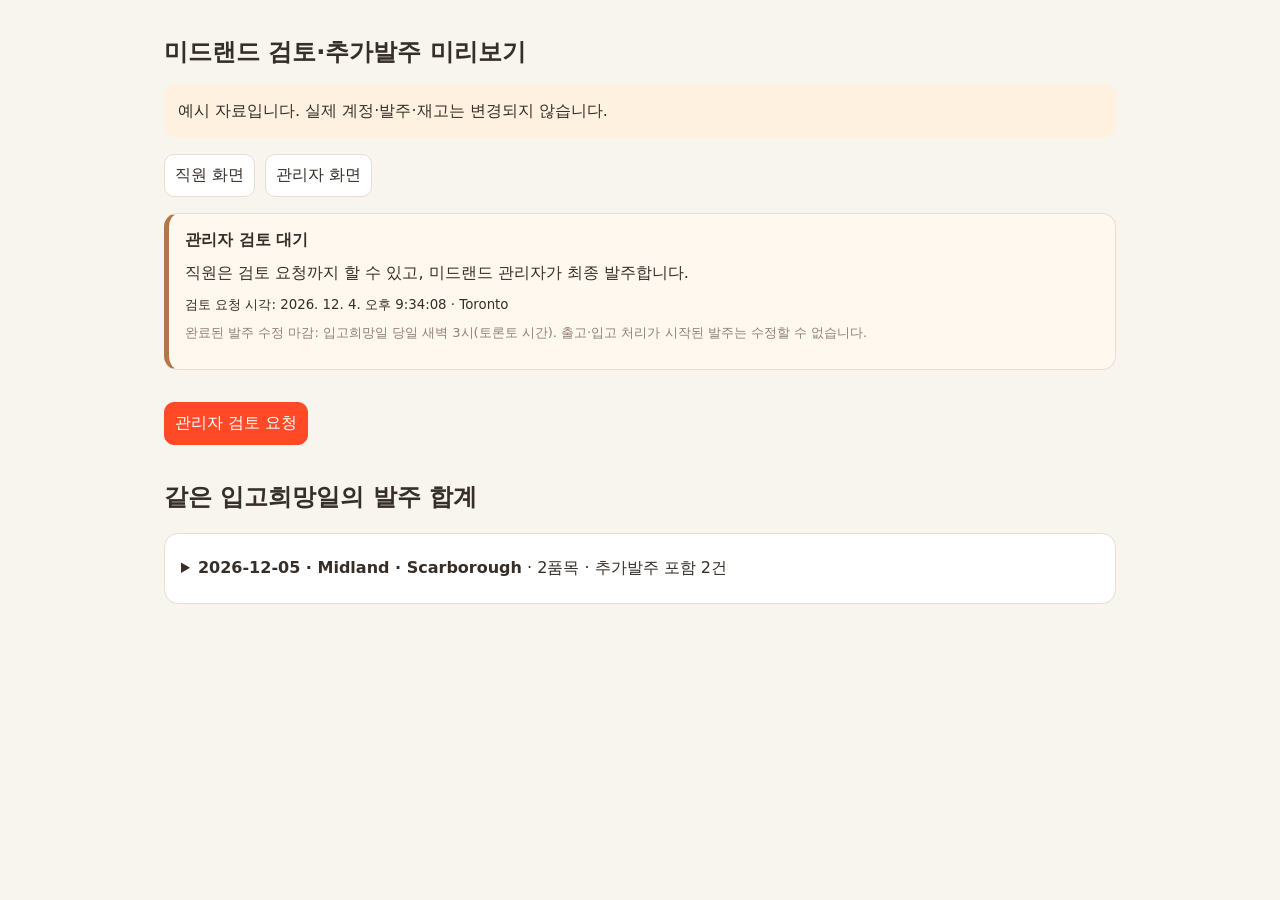
<file: staff/midland-order-review-preview.html>
<!doctype html><html lang="ko"><head><meta charset="utf-8"><meta name="viewport" content="width=device-width,initial-scale=1"><title>미드랜드 검토·추가발주 미리보기</title><link rel="stylesheet" href="../staff/style.css"><link rel="stylesheet" href="../staff/order-review.css"><style>body{display:block}main{margin:0 auto;padding:24px;max-width:1000px}.demo-role{display:flex;gap:10px}.notice{padding:14px;background:#fff1df;border-radius:12px}.line{gap:12px}#demoSubmit{margin:16px 0}</style></head><body><main><h1>미드랜드 검토·추가발주 미리보기</h1><p class="notice">예시 자료입니다. 실제 계정·발주·재고는 변경되지 않습니다.</p><div class="demo-role"><button id="staffRole">직원 화면</button><button id="managerRole">관리자 화면</button></div><div id="reviewStatus"></div><button class="primary" id="demoSubmit"></button><h2>같은 입고희망일의 발주 합계</h2><div id="history"></div></main><script type="module">
import {canFinalizeMidland,midlandReviewStatus,renderGroupedOrderHistory} from '../staff/order-review.mjs';
import {tomorrowToronto} from '../staff/core.mjs';
const t=(ko,en)=>ko,esc=v=>String(v??'').replace(/[&<>"']/g,c=>({'&':'&amp;','<':'&lt;','>':'&gt;','"':'&quot;',"'":'&#39;'}[c]));
const date=tomorrowToronto();let profile={role:'employee',active:true};
const catalog=[{id:'milk',name_ko:'우유',name_en:'Milk',category:'원재료·음료',subgroup:'유제품',order_unit:'EA',unit_confirmed:true,active:true},{id:'oat',name_ko:'오트 밀크',name_en:'Oat Milk',category:'원재료·음료',subgroup:'유제품',order_unit:'EA',unit_confirmed:true,active:true}];
let orders=[{id:'demo-first',store_id:'midland',source_kind:'store',delivery_date:date,status:'submitted',order_revision:1,note:'첫 발주',kream_order_items:[{product_id:'milk',name_ko:'우유',name_en:'Milk',order_unit:'EA',quantity:2}]},{id:'demo-addition',store_id:'midland',source_kind:'store',delivery_date:date,status:'submitted',order_revision:1,note:'놓친 품목 추가 발주',kream_order_items:[{product_id:'milk',name_ko:'우유',name_en:'Milk',order_unit:'EA',quantity:3},{product_id:'oat',name_ko:'오트 밀크',name_en:'Oat Milk',order_unit:'EA',quantity:1}]}];
function draw(){const c={t,esc,name:p=>p.name_ko,orders,catalog,stores:[{id:'midland',name:'Midland · Scarborough'}],profile,preview:false,lang:'ko',orderReference:id=>id==='demo-first'?'KR-DEMO0001':'KR-DEMO0002',dispatches:[],receipts:[],act:async fn=>fn(),say:message=>{document.querySelector('.notice').textContent='미리보기: '+message;},reload:async()=>draw(),db:{rpc:async(fn,args)=>{if(fn!=='kream_revise_midland_order')return {error:Error('Preview only')};const o=orders.find(o=>o.id===args.target_order);o.kream_order_items=args.new_items.map(i=>({...catalog.find(p=>p.id===i.product_id),...i}));o.note=args.new_note;o.delivery_date=args.new_date;o.order_revision++;o.amended_at=new Date().toISOString();return {data:o};}}};
document.querySelector('#reviewStatus').innerHTML=midlandReviewStatus({review_requested_at:new Date().toISOString(),review_changed_since_request:false},{t,esc});
document.querySelector('#demoSubmit').textContent=canFinalizeMidland(profile)?'최종 발주':'관리자 검토 요청';
renderGroupedOrderHistory(document.querySelector('#history'),c);
}
document.querySelector('#staffRole').onclick=()=>{profile={role:'employee',active:true};draw();};document.querySelector('#managerRole').onclick=()=>{profile={role:'midland_owner',active:true};draw();};document.querySelector('#demoSubmit').onclick=()=>alert('디자인 미리보기입니다. 실제 전송은 하지 않습니다.');draw();
</script></body></html>
</file>
<file: staff/style.css>
:root{font-family:system-ui,-apple-system,sans-serif;color:#32342d;background:#f8f5ef;--orange:#ed522e;--line:#deded2}*{box-sizing:border-box}body{margin:0}header{display:flex;gap:12px;align-items:center;padding:16px 24px;border-bottom:1px solid var(--line);background:#fffaf3}.brand{margin-right:auto;color:var(--orange);font:italic 38px Georgia;text-decoration:none}.brand small{display:block;font:10px system-ui;letter-spacing:3px}main{max-width:1200px;margin:auto;padding:16px}button,input,select,textarea{font:inherit;border:1px solid var(--line);border-radius:10px;padding:10px;background:white;color:inherit}button{cursor:pointer;min-height:42px}button:disabled{opacity:.5;cursor:wait}.primary{background:var(--orange);color:white;border-color:var(--orange)}.auth{max-width:420px;margin:32px auto;background:white;border-radius:20px;padding:24px}.auth form,label{display:grid;gap:7px}.auth form{gap:16px}.links,.toolbar,.actions{display:flex;gap:8px;flex-wrap:wrap;margin:16px 0}.toolbar>*{flex:1;min-width:130px}h1{font-size:24px;margin:12px 0}p{line-height:1.6}.muted{color:#737669;font-size:13px}#message:empty{display:none}#message{padding:12px;border-radius:10px;background:#e8eedc}#message.error{background:#ffe8e2;color:#982e1b}.grid{display:grid;grid-template-columns:repeat(5,minmax(0,1fr));gap:10px}.card{background:white;border:1px solid var(--line);border-radius:13px;padding:10px;display:flex;flex-direction:column;gap:7px}.symbol{background:#eae8dc;border-radius:8px;aspect-ratio:2;display:grid;place-items:center;font-size:24px;color:#59694c}.card strong{font-size:14px;min-height:38px}.card input{width:100%;padding:8px}.card small{font-size:12px}.card.unconfirmed{opacity:.65}.panel{background:white;padding:16px;border:1px solid var(--line);border-radius:14px;margin:16px 0}details{padding:12px;border-bottom:1px solid var(--line)}summary{cursor:pointer}.line{display:flex;justify-content:space-between;gap:12px;padding:7px 0}textarea{width:100%;min-height:65px}.bar{position:sticky;bottom:0;background:#f8f5eff5;padding:12px 0;border-top:1px solid var(--line)}.bar button{flex:1}.empty{padding:28px;background:#eeeee4;border-radius:12px}@media(max-width:760px){.grid{grid-template-columns:repeat(4,minmax(0,1fr));gap:6px}.card{padding:7px}.card strong{font-size:12px;min-height:34px}.symbol{font-size:18px}main{padding:10px}header{padding:12px}.toolbar{gap:7px}.toolbar label{font-size:13px}.brand{font-size:30px}}@media(max-width:360px){.grid{grid-template-columns:repeat(3,minmax(0,1fr))}}[hidden]{display:none!important}
/* Established Operations preview layout */
:root{--green:#59694c}aside{display:none}.signed-in aside{display:block;position:fixed;inset:0 auto 0 0;width:232px;padding:34px 20px;background:#f1efe6;border-right:1px solid var(--line);overflow:auto}.signed-in aside .brand{display:block;font-size:64px}.signed-in aside .brand small{font-size:13px;letter-spacing:4px;margin-top:12px}.tagline{font-size:14px;color:#77796f;margin:38px 0 32px}nav{display:grid;gap:9px}nav button{text-align:left;background:transparent;border:0;display:flex;align-items:center;gap:16px;padding:17px 15px;font-weight:650;color:#6a6c60;flex-wrap:wrap}nav button span{font-size:23px;width:25px}nav button.active{background:#e7e4d8;color:#32342d}nav button small{font-size:10px;font-weight:400;margin-left:auto;color:#838676}.account{font-size:13px;color:#77796f;margin-top:40px}.signed-in header{margin-left:232px;padding:24px 32px;background:transparent;min-height:90px}.signed-in header>.brand{font:14px system-ui;color:#999c90}.signed-in header>.brand small{display:none}.signed-in main{margin-left:232px;max-width:none;padding:0 32px 130px}.section-title{display:flex;justify-content:space-between;align-items:center;border-top:1px solid var(--line);padding-top:28px}.section-title small{color:#96998c;letter-spacing:1px}.section-title h1{font-size:28px;margin:22px 0 4px}.live{font-size:12px;color:var(--green);background:#e8eddf;padding:8px 12px;border-radius:30px}.controls{background:#eeeee3;border-radius:18px;padding:18px;align-items:end;gap:14px}.controls button{flex:0 1 190px}.controls input,.controls select{width:100%;min-height:50px}.search-field{margin:20px 0}.search-field input{height:50px}.chips{display:flex;gap:10px;flex-wrap:wrap;margin:16px 0}.chips button{border-radius:30px;padding:11px 18px;color:var(--green);background:transparent}.chips button.active{background:var(--green);color:white;border-color:var(--green)}.subcategories button{font-size:12px;padding:8px 12px;min-height:34px}.grid{gap:10px}.card{padding:0;overflow:hidden;border-radius:14px;gap:0}.symbol{border-radius:0;aspect-ratio:1;font-size:24px}.symbol i{font:bold italic 25px Georgia;border:1.5px solid #a78e75;border-radius:45% 20%;padding:7px;color:#a78e75;transform:rotate(-7deg);max-width:95%;overflow:hidden}.card-body{padding:9px;display:grid;gap:6px}.card strong{min-height:34px;line-height:1.3}.card small{color:#838777}.stepper{display:flex;border:1px solid var(--line);border-radius:8px;align-items:center;height:40px;margin-top:3px}.stepper button{border:0;background:transparent;padding:3px 6px;min-height:36px;color:#6e775f;font-size:21px}.stepper input{border:0;padding:0;min-width:0;text-align:center;background:transparent;border-radius:0;-moz-appearance:textfield}.stepper input::-webkit-inner-spin-button{appearance:none}.stock-low{border:4px solid #d85b4f;background:#fff4f0}.low-label{color:#b33427!important}.bar{position:static;background:transparent;border:0}.signed-in #cart{position:fixed;bottom:16px;left:264px;right:32px;background:#3e4b33;padding:14px 18px;display:flex;justify-content:space-between;gap:10px;border-radius:17px;box-shadow:0 6px 25px #0001;z-index:5;flex-wrap:wrap;color:white}#cart:empty{display:none}.signed-in #cart>button:first-child{background:transparent;color:white;border:0}#cart b{background:var(--orange);padding:4px 9px;border-radius:50%;margin-left:8px}.cart-detail{width:100%;max-height:35vh;overflow:auto;background:#fffaf3;color:#32342d;border-radius:10px;padding:15px}.date-wrap{position:relative;background:white;border:1px solid var(--line);border-radius:10px;min-height:50px;display:flex;align-items:center;padding:10px 14px}.date-wrap input{position:absolute;inset:0;opacity:0;cursor:pointer}.date-wrap:after{content:'▦';margin-left:auto}.pending{padding:28px}.pending a{color:var(--orange)}
@media(min-width:1500px){.signed-in main{max-width:1450px}.grid{grid-template-columns:repeat(6,minmax(0,1fr))}}@media(max-width:1000px){.signed-in aside{width:195px;padding:25px 15px}.signed-in aside .brand{font-size:52px}.signed-in header,.signed-in main{margin-left:195px}.signed-in main{padding-left:20px;padding-right:20px}.signed-in #cart{left:215px;right:20px}.grid{grid-template-columns:repeat(4,minmax(0,1fr))}}@media(max-width:700px){.signed-in aside{position:static;width:auto;border-right:0;padding:15px 12px}.signed-in aside .brand{font-size:38px}.signed-in aside .brand small{font-size:9px}.tagline,.account{display:none}nav{display:flex;overflow:auto;gap:6px;margin-top:18px}nav button{flex-shrink:0;padding:9px 11px;gap:5px;flex-wrap:nowrap;font-size:12px}nav button span{font-size:16px;width:auto}nav button small{display:none}.signed-in header,.signed-in main{margin-left:0}.signed-in header{padding:10px 12px;min-height:55px}.signed-in header>.brand{margin-right:auto}.signed-in main{padding:0 12px 110px}.section-title{padding-top:16px}.section-title h1{font-size:23px;margin-top:12px}.live{font-size:10px}.controls{padding:12px;gap:10px}.controls button{min-width:100%;flex:1}.signed-in #cart{left:12px;right:12px;bottom:10px;padding:10px}.card-body{padding:6px}.symbol i{font-size:17px;padding:5px}.stepper button{font-size:17px;padding:2px 4px}.chips{gap:6px}.chips button{font-size:12px;padding:8px 12px}.section-title small{font-size:11px}}
.module-intro{line-height:1.7;margin:15px 0 24px}.table-scroll{overflow-x:auto}.receipt-panel table{border-collapse:collapse;width:100%;min-width:560px;margin-bottom:20px}.receipt-panel td,.receipt-panel th{padding:13px 10px;border-bottom:1px solid var(--line);text-align:right}.receipt-panel th:first-child,.receipt-panel td:first-child{text-align:left}.receipt-panel td small{display:block;color:#838777;font-size:12px}.receipt-panel input{width:100px}.receipt-panel .complete{background:#f0f3e9;color:#777}.receipt-panel>button{margin-top:16px}.guide-body{white-space:pre-wrap;overflow-wrap:anywhere;line-height:1.9;padding:16px 0}.guide-form textarea{min-height:200px}.guide-columns{display:grid;grid-template-columns:1fr 1fr;gap:12px}.guide-form{display:grid;gap:15px}.check-label{display:flex;align-items:center;gap:10px}.check-label input{width:20px;height:20px}.guide-list summary{font-size:18px}.guide-list .line{align-items:center}.guide-list .line>small{color:#77796f}.guide-list .line>button{flex-shrink:0}@media(max-width:700px){.guide-columns{grid-template-columns:1fr}.receipt-panel{padding:12px}.receipt-panel .line{flex-wrap:wrap}.module-intro{font-size:14px}}
.role-preview{background:#eeeee3;border:1px dashed #b7c1a7;border-radius:16px;padding:18px 20px;margin:6px 0 24px}.role-preview.preview-on{border:2px solid #84986f;background:#eaf0e3}.preview-fields{display:flex;align-items:end;gap:12px;flex-wrap:wrap}.preview-fields>label{flex:1;min-width:170px;color:#626a56;font-size:13px;font-weight:600}.preview-fields select{width:100%;min-height:46px}.preview-fields>button{min-height:46px;border-color:#859574;color:#405037}.role-preview p{font-size:13px;color:#5d6a51;margin:12px 0 0}.role-preview .muted{font-size:12px;line-height:1.7}.preview-on~.section-title .live{background:#dbe6cc;color:#405037}@media(max-width:700px){.role-preview{padding:14px}.preview-fields>label{min-width:130px}.preview-fields>button{width:100%;font-size:13px}}

.allocation-card small{display:block;color:var(--muted);margin-top:6px}.allocation-total{font-size:28px}.allocation-total small{display:inline;font-size:14px}.allocation-stores{display:flex;flex-wrap:wrap;gap:10px;margin-top:16px}.allocation-stores span{background:#efefe6;padding:10px 14px;border-radius:8px}.production-team{margin-top:26px}

.stock-editor{font-size:12px;border-top:1px solid #e6e4db;margin-top:8px;padding-top:8px}.stock-editor summary{cursor:pointer}.stock-editor input{padding:7px;font-size:13px;margin:3px 0}.stock-editor button{font-size:12px;padding:7px}.stock-editor label{font-size:12px;margin-top:7px}

.overview-stats{display:grid;grid-template-columns:repeat(3,minmax(0,1fr));gap:12px}.overview-stats .panel{margin:8px 0}.overview-stats h2{font-size:30px;margin:8px 0}@media(max-width:600px){.overview-stats{grid-template-columns:1fr}}

.arrange-row{display:flex;align-items:center;gap:6px;padding:7px 0;border-bottom:1px solid var(--line)}.arrange-row>span{flex:1;min-width:0}.arrange-row button{min-width:40px;flex-shrink:0}.arrange-list{max-height:450px;overflow:auto}.arrange-editor label{margin-top:20px}.check-task{position:relative;border-top:1px solid var(--line);padding:18px 0}.check-task>small{display:block;color:#74796b;margin:10px 0 0 31px}.check-task>button{margin:10px 0 0 31px;font-size:12px}.check-label input{accent-color:var(--green);flex-shrink:0}fieldset{border:1px solid var(--line);border-radius:12px;padding:14px}fieldset .check-label{padding:5px 0}.table-scroll table{border-collapse:collapse;min-width:500px;width:100%}.table-scroll td,.table-scroll th{padding:10px;border-bottom:1px solid var(--line);text-align:left}.table-scroll input{max-width:110px}#myName{font-size:12px}.arrange-editor h3{margin-top:26px}

.weekday-picks{display:flex;flex-wrap:wrap;gap:6px}.weekday-picks label{display:flex;align-items:center;gap:3px;font-size:11px}.weekday-picks input{width:15px;height:15px;padding:0}.replenishment-tools{background:#eeeee3}.replenishment-tools .check-label{font-size:14px}.stock-editor p{font-size:11px}

.symbol img{width:100%;height:100%;object-fit:contain;display:block}.item-edit{font-size:11px;min-height:28px;padding:4px;color:var(--green);background:#f6f6ee}.cart-detail .line{align-items:center;flex-wrap:wrap}.cart-detail button{padding:4px 8px;min-height:30px}

.guide-protected{position:relative;overflow:hidden;isolation:isolate}.guide-text{position:relative;z-index:1}.sop-watermark{position:absolute;inset:15% -15%;transform:rotate(-22deg);font-size:20px;line-height:5;opacity:.11;z-index:2;pointer-events:none;white-space:normal;color:#444}.sop-identity{display:block;color:#7d675a;border-bottom:1px solid var(--line);padding-bottom:12px;margin-bottom:12px}.purchase-entry{border-top:1px solid var(--line);padding:16px 0}.purchase-entry small{display:block}.purchase-entry label{max-width:240px}
.metrics{display:grid;grid-template-columns:repeat(auto-fit,minmax(155px,1fr));gap:12px}.metrics>div{background:#f0f1e8;padding:16px;border-radius:14px}.metrics h2{margin:8px 0;font-size:26px}.delivery-price{color:#526140;font-weight:600}#priceForm,#salesForm,#adjustmentForm,#paymentForm,[data-resolve]{display:grid;gap:12px;margin:20px 0;padding:18px;background:#f1f1e8;border-radius:14px}#settlementMonth{max-width:230px}#view details{overflow-wrap:anywhere}

.subcategory-tools{display:flex;align-items:center;flex-wrap:wrap;gap:8px;margin:12px 0 4px;font-size:12px;color:var(--green)}.subcategory-tools button{padding:7px 12px;min-height:34px;font-size:12px}.subcategory-chip{display:inline-flex;border-radius:30px;align-items:center}.subcategory-chip .drag-handle{touch-action:none;cursor:grab;padding:8px 10px;border-style:dashed;user-select:none;-webkit-user-select:none}.subcategory-chip.dragging{outline:2px solid var(--orange);background:#ffe7d9;box-shadow:0 3px 10px #0002;opacity:.85}.subcategory-chip.dragging .drag-handle{cursor:grabbing}.subcategories[data-drag-groups] .subcategory-chip>button:first-child{opacity:1}.sr-only{position:absolute;width:1px;height:1px;overflow:hidden;clip:rect(0,0,0,0);white-space:nowrap}

.nav-group{display:grid;gap:4px;border-top:1px solid var(--line);padding-top:16px;margin-top:10px}.nav-group h2{font-size:13px;letter-spacing:.05em;color:var(--green);margin:0 15px 6px}.nav-group button{width:100%}@media(max-width:700px){nav.owner-navigation{display:grid;overflow:visible;gap:8px}.owner-navigation>.nav-group{display:flex;flex-wrap:wrap;gap:6px;margin-top:0;padding-top:10px}.owner-navigation>.nav-group h2{width:100%;margin:0 0 4px}.owner-navigation>.nav-group button{width:auto}.owner-navigation>button{width:max-content}}

#cart:has(.cart-detail){flex-wrap:wrap}.cart-detail{max-height:70dvh!important;overscroll-behavior:contain}.basket-line{display:grid;grid-template-columns:minmax(0,1fr) 150px auto;gap:10px;align-items:center;padding:12px 0;border-bottom:1px solid var(--line)}.basket-line small{display:block;color:#737669}.basket-line .stepper{margin:0}.basket-actions{position:sticky;bottom:-15px;background:#fffaf3;display:flex;justify-content:flex-end;gap:10px;padding:14px 0}.basket-actions button{flex:1}@media(max-width:600px){.basket-line{grid-template-columns:minmax(0,1fr) 122px auto;gap:5px}.basket-line>button{padding:8px;font-size:12px}.basket-line .stepper input{min-width:0;width:44px}}

.order-confirmation{padding:24px;max-width:960px}.order-confirmation>h2{margin:0 0 10px;font-size:22px;color:#43523a}.order-confirmation>p{color:#737669;font-size:14px;max-width:700px}.confirmation-meta{display:grid;grid-template-columns:1.5fr 1fr 1fr;gap:20px;margin:24px 0;padding:20px;background:#f5f5ef;border:1px solid #e7e8dd;border-radius:12px}.confirmation-meta>div{min-width:0}.confirmation-meta dt{font-size:12px;font-weight:600;color:#737669;margin:0 0 7px}.confirmation-meta dd{font-size:16px;font-weight:600;margin:0;line-height:1.5;overflow-wrap:anywhere}.confirmation-meta .order-reference{font-size:15px;letter-spacing:.04em;color:#59694c;font-variant-numeric:tabular-nums}.order-confirmation>h3{font-size:16px;margin:24px 0 12px}.order-confirmation>.line{padding:12px 0;border-bottom:1px solid #eeeee6;align-items:center;font-size:14px}.order-confirmation>.line strong{font-weight:500}.order-confirmation>.line b{font-variant-numeric:tabular-nums;white-space:nowrap}.order-confirmation>.actions{margin:24px 0 0;gap:10px}.order-confirmation>.actions button{padding:12px 18px}@media(max-width:640px){.order-confirmation{padding:18px}.confirmation-meta{grid-template-columns:1fr;gap:0;padding:4px 14px;margin:20px 0}.confirmation-meta>div{display:grid;grid-template-columns:90px minmax(0,1fr);gap:12px;align-items:baseline;padding:12px 0;border-bottom:1px solid #e6e7dc}.confirmation-meta>div:last-child{border-bottom:0}.confirmation-meta dt{margin:0}.confirmation-meta dd{font-size:14px;text-align:right}.confirmation-meta .order-reference{font-size:14px}.order-confirmation>.actions button{flex:1 1 auto}}

.finished-row{display:grid;grid-template-columns:minmax(140px,1fr) minmax(90px,140px) auto;align-items:center;gap:12px;padding:12px 0;border-bottom:1px solid var(--line)}.finished-row input{width:100%;min-width:0}@media(max-width:600px){.finished-row{grid-template-columns:1fr 90px}.finished-row button{grid-column:2}}

.dispatch-row-actions{display:flex;gap:8px;flex-wrap:wrap}.dispatch-row-actions button{font-size:14px;padding:9px 12px;white-space:nowrap}.dispatch-row-actions button[aria-pressed="true"]{background:#59694c;color:#fff;border-color:#59694c}.dispatch-row-actions button[data-send-choice="none"][aria-pressed="true"]{background:#9a4035;border-color:#9a4035}.dispatch-row-actions+small{display:block;margin-top:6px}

.classification-fields{display:grid;grid-template-columns:1fr 1fr;gap:12px}.classification-row{margin-bottom:12px}.classification-row label{min-width:0}.classification-row>small{display:block;margin:8px 0}.classification-row input:not([type=checkbox]),.classification-row select{width:100%;min-width:0}.classification-row .check-label{display:flex;align-items:center;gap:10px}.classification-row .check-label input{width:20px;height:20px;flex-shrink:0}@media(max-width:600px){.classification-fields{grid-template-columns:1fr}.classification-row{padding:16px}.classification-row .line{flex-wrap:wrap;gap:10px}}

.item-heading{display:flex;align-items:flex-start;gap:4px;justify-content:space-between}.item-heading strong{min-width:0}.favorite-star{flex:none;padding:0!important;min-width:32px;min-height:36px;border:0!important;background:transparent!important;font-size:27px!important;line-height:1;color:#77796f;box-shadow:none!important}.favorite-star[aria-pressed="true"]{color:#e18b12}.favorite-star:focus-visible{outline:2px solid #59694c;outline-offset:2px}

#products .card{position:relative}#products .favorite-star{position:absolute;top:6px;left:6px;z-index:2;width:36px;height:36px;border-radius:50%;background:rgba(255,250,243,.94)!important;display:grid;place-items:center}#products .item-heading{display:block}

.product-order-tools{display:flex;gap:10px;align-items:center;flex-wrap:wrap;margin:12px 0}.product-order-tools span{font-size:13px;color:var(--muted)}.product-drag-handle{position:absolute;top:6px;right:6px;z-index:3;width:36px;height:36px;padding:0!important;background:#fffaf3!important;border:1px solid #bec5b0!important;border-radius:50%;cursor:grab;touch-action:none}.product-drag-handle:active{cursor:grabbing}#products .card.dragging{opacity:.65;outline:2px solid #59694c}#products:has(.product-drag-handle){touch-action:pan-y}
/* Two-column illustrated navigation, matching the approved menu preview. */
#navigation nav.nav-tiles{display:grid;grid-template-columns:repeat(2,minmax(0,1fr));gap:8px;overflow:visible}
#navigation .nav-tiles>.nav-group{display:grid;grid-template-columns:repeat(2,minmax(0,1fr));grid-column:1/-1;gap:8px;padding-top:16px;margin-top:10px}
#navigation .nav-tiles .nav-group h2{grid-column:1/-1;width:auto;margin:0 4px 4px;font-size:13px}
#navigation .nav-tiles .nav-tile{width:100%;min-width:0;min-height:88px;display:flex;flex-direction:column;justify-content:center;align-items:center;gap:9px;padding:12px 5px;border-radius:15px;text-align:center;background:#faf8f1;font-size:12px;font-weight:600;line-height:1.4;white-space:normal;overflow-wrap:anywhere}
#navigation .nav-tiles .nav-tile.active{background:#e2e5d6;color:#32342d}
#navigation .nav-tile .nav-emoji{display:block;width:auto;font-size:25px;line-height:1;font-family:'Apple Color Emoji','Segoe UI Emoji','Noto Color Emoji',sans-serif;font-weight:400}
#navigation .nav-tile .nav-label{width:auto;font-size:12px;line-height:1.4}
@media(max-width:700px){#navigation nav.nav-tiles{max-width:560px;margin:18px auto 0;gap:8px}#navigation .nav-tiles>.nav-group{display:grid;grid-template-columns:repeat(2,minmax(0,1fr));gap:8px}#navigation .nav-tiles .nav-tile{min-height:91px;padding:13px 8px}#navigation .nav-tile .nav-label{font-size:13px}#navigation .nav-tile .nav-emoji{font-size:27px}}
/* Compact store ordering tools; explanations stay behind the help control. */
.recommendation-tools{display:flex;align-items:flex-start;gap:6px;flex-wrap:wrap;margin:8px 0}
.recommendation-tools>button{font-size:12px;min-height:32px;padding:6px 10px;background:#fffaf3;color:var(--green)}
.recommendation-help{border:0;padding:0;max-width:620px;font-size:13px}
.recommendation-help>summary{display:grid;place-items:center;list-style:none;border:1px solid var(--line);border-radius:50%;width:32px;height:32px;background:#fffaf3;font-weight:600;cursor:pointer}
.recommendation-help>summary::-webkit-details-marker{display:none}
.recommendation-help>div{background:#eeeee3;border-radius:12px;padding:12px;margin-top:7px;max-width:100%}
.recommendation-help p{margin:0 0 12px}.recommendation-help small{display:block;margin-top:9px;color:#737669}
.order-management-tools{display:flex;align-items:flex-start;gap:6px;flex-wrap:wrap;margin:8px 0}
.order-management-tools #catalogTools>.actions{margin:0;gap:6px;align-items:flex-start}
.order-management-tools #addOrderProduct,.order-management-tools #arrangeOrder{font-size:11px;min-height:30px;padding:6px 9px}
.order-management-tools #catalogTools>.actions>details{font-size:11px;min-height:30px;padding:6px 9px;border:1px solid var(--line);border-radius:9px;background:#fffaf3}
.order-management-tools:has(#productForm),.order-management-tools:has(.arrange-editor){display:block}

.order-quick-actions{align-items:center}.order-quick-actions .recommendation-tools{margin:0;flex-wrap:nowrap}.order-quick-actions #applyRecommendations{border-radius:30px;font-size:inherit;min-height:40px;padding:10px 14px}@media(max-width:700px){.order-quick-actions #applyRecommendations{font-size:12px;min-height:34px;padding:8px 10px}}

/* A subcategory shares its tint with the product cards below it. */
.subcategory-chip button[data-group]{background:var(--group-bg,#eeeee3);color:#32342d;border:2px solid transparent}
.subcategory-chip button[data-group].active{background:var(--group-bg,#eeeee3);color:#32342d;border-color:var(--group-edge,#59694c);box-shadow:0 0 0 1px var(--group-edge,#59694c);font-weight:700}
.grouped-product:not(.stock-low){border-color:var(--group-edge,var(--line));border-top-width:3px}
.grouped-product:not(.stock-low) .card-body{background:var(--group-bg,#fff)}
.grouped-product.stock-low .card-body{background:#fff4f0}

.order-quick-actions .recommendation-help{position:relative}.order-quick-actions .recommendation-help[open]>div{position:absolute;right:0;top:100%;width:min(320px,calc(100vw - 40px));max-width:none;z-index:4;box-shadow:0 6px 18px #0002}

.arrange-handle{touch-action:none;cursor:grab}.arrange-handle:active{cursor:grabbing}.arrange-dragging{opacity:.55}.arrange-drop-target{outline:2px dashed var(--green);background:#eef1e5}

.manual-edit-toolbar{display:flex;justify-content:flex-end;margin:6px 0}.manual-phase{padding:16px 20px;margin:12px 0}.manual-phase h2{margin:0 0 8px;font-size:20px}.manual-phase .check-task{padding:8px 0}.manual-phase .check-label{margin:0;gap:8px}.manual-phase .check-task>small{margin:3px 0 0 28px;font-size:12px;line-height:1.35}.manual-row-actions{display:flex;gap:6px;margin:5px 0 0 28px}.manual-row-actions[hidden]{display:none}.manual-row-actions button,.manual-phase [data-add-check]{padding:5px 10px;font-size:12px;min-height:30px}.manual-phase .check-task>small:empty{display:none}


#materialCards{grid-template-columns:repeat(auto-fill,minmax(170px,1fr));gap:8px;align-items:stretch}
#materialCards .card{border-radius:10px}#materialCards .card-body{padding:10px;gap:5px;height:100%}#materialCards strong{min-height:0;line-height:1.35;overflow-wrap:anywhere}#materialCards small{font-size:11px;line-height:1.35;overflow-wrap:anywhere}#materialCards .material-stock{display:flex;align-items:end;gap:5px;margin-top:auto}#materialCards label{font-size:11px;gap:3px;min-width:0;flex:1}#materialCards input{min-width:0;min-height:34px;padding:5px 7px}#materialCards button{font-size:11px;padding:5px 7px;min-height:32px}#materialCards .material-stock button{flex-shrink:0;min-height:34px}
@media(max-width:700px){#materialCards{grid-template-columns:repeat(2,minmax(0,1fr));gap:6px}#materialCards .card-body{padding:8px}#materialCards .material-stock{flex-wrap:wrap}#materialCards .material-stock label{flex-basis:100%}#materialCards .material-stock button{width:100%}}

.material-order-tools{display:flex;align-items:center;gap:8px;margin:10px 0;flex-wrap:wrap}.material-order-tools small{color:var(--muted);font-size:12px}.material-symbol{display:grid;place-items:center;background:#eeeee3;height:64px;font-size:28px}.material-order-basket{position:sticky;bottom:12px;z-index:10;background:#f7f8f2;border:1px solid #bbc4aa;box-shadow:0 3px 16px #0001;border-radius:14px;padding:14px;margin:16px 0}.material-order-basket>.line{gap:10px}.material-order-basket input{max-width:90px}.material-order-basket .primary{margin-top:10px}#materialCards .stepper{display:flex;align-items:center;gap:2px}#materialCards .stepper input{width:100%;min-width:0;text-align:center}#materialCards .stepper button{min-width:30px;padding:4px}#materialCards .material-order-label{margin-top:7px;font-size:11px}


/* Compact account requests and factory stock; scoped to these screens. */
#accountList .account-card{padding:12px;margin:8px 0}
.account-heading{display:flex;align-items:baseline;gap:8px;flex-wrap:wrap}.account-heading span{font-size:13px;color:#737669;overflow-wrap:anywhere}
.account-card p{margin:5px 0;font-size:13px}.account-card>button{min-height:32px;padding:5px 9px;font-size:12px}.account-card>small{font-size:11px}
.workplace-status{display:flex;align-items:center;flex-wrap:wrap;gap:6px;font-size:13px;padding:4px 0;line-height:1.4}.workplace-status.is-processed{color:#737669}.workplace-actions{display:flex;gap:5px;margin-left:auto}.workplace-actions button{min-height:32px;padding:4px 12px;font-size:12px}
#finishedRows{grid-template-columns:repeat(auto-fill,minmax(180px,1fr));gap:8px;align-items:stretch}#finishedRows .card{border-radius:10px}#finishedRows .card-body{padding:10px;gap:6px;height:100%}#finishedRows .line{padding:0;display:grid;gap:4px}#finishedRows strong{min-height:0;overflow-wrap:anywhere}#finishedRows b{font-size:16px;color:var(--green)}#finishedRows small{font-size:11px;line-height:1.35}.finished-stock-controls{display:grid;gap:5px;margin-top:auto}.finished-stock-controls label{font-size:11px;gap:3px}.finished-stock-controls input{min-height:34px;padding:5px 7px}.finished-stock-controls button{font-size:12px;padding:5px 7px;min-height:34px}
@media(max-width:700px){#finishedRows{grid-template-columns:repeat(2,minmax(0,1fr));gap:6px}#finishedRows .card-body{padding:8px}}


/* Keep emoji and label in separate full-width rows even in narrow sidebars. */
#navigation .nav-tiles .nav-tile{display:grid;grid-template-columns:minmax(0,1fr);grid-template-rows:auto auto;align-content:center;justify-items:center;height:auto;min-height:96px;flex-wrap:nowrap;gap:8px}
#navigation .nav-tile .nav-emoji{grid-column:1;width:auto;justify-self:center}
#navigation .nav-tile .nav-label{grid-column:1;display:block;min-width:0;width:100%;max-width:100%;text-align:center;white-space:normal;word-break:keep-all;overflow-wrap:anywhere}
.cost-editor{margin-top:16px}.cost-editor fieldset{min-width:0}.cost-editor input{max-width:100%}
.account-completed{border-left:4px solid #65824c}.account-pending{border-left:4px solid #ef522e}.account-status{font-weight:650;color:#526542}

/* Keep current stock legible without expanding the stock editor. */
.stock-editor summary{font-size:13px;line-height:1.4;padding:8px 0;color:#32342d}
.stock-current{font-size:13px;font-weight:600;color:#32342d}
.stock-current b{font-size:21px;font-weight:800;line-height:1.2;font-variant-numeric:tabular-nums;margin-left:5px}
.stock-editor summary .stock-current{display:inline-flex;align-items:baseline;flex-wrap:wrap;gap:2px}
.stock-editor summary .stock-minimum{display:block;font-size:12px;color:#646957;margin:5px 0 0 12px}
.stock-minimum b{font-weight:650;font-variant-numeric:tabular-nums}
#materialCards .material-stock label{font-size:13px;font-weight:650;color:#32342d}
#materialCards .material-stock input{font-size:21px;font-weight:800;color:#32342d;font-variant-numeric:tabular-nums;min-height:38px}
.finished-stock-card .stock-current{display:flex;flex-wrap:wrap;align-items:baseline;gap:4px}
.finished-stock-card .stock-current b{font-size:23px}

/* External dispatch shares store-order card styling. */
#externalForm .external-product-grid{margin:12px 0 20px}
#externalSubgroups button{background:var(--group-bg,transparent);border-color:var(--group-edge,var(--line));color:var(--ink)}
#externalSubgroups button.active{box-shadow:inset 0 0 0 2px var(--group-edge,var(--green));font-weight:700}
.external-basket-row{align-items:center;gap:10px;flex-wrap:wrap;padding:10px 0}
.external-basket-row>span{flex:1;min-width:130px}.external-basket-row small{display:block}
.external-basket-row .stepper{width:140px;flex-shrink:0}


.galleria-unit-price{margin:.4rem 0 .7rem;color:var(--green)}.galleria-unit-price strong{font-size:1.2rem}.galleria-products .card-body{display:flex;flex-direction:column;gap:.35rem}.galleria-products .card h3{min-height:2.8em;margin:.3rem 0}.galleria-products .stepper input{min-width:0;max-width:100%;width:100%;text-align:center;border:0;background:transparent;padding:.3rem}.galleria-products .stepper{display:grid;grid-template-columns:2rem minmax(0,1fr) 2rem}.galleria-products .card-body>button{font-size:.8rem;padding:.45rem;margin-top:auto}.galleria-editor{width:min(620px,94vw);max-height:90vh;overflow:auto;border:1px solid var(--line);border-radius:20px;padding:24px}.galleria-editor form{display:grid;gap:14px}.sop-text{white-space:pre-wrap}.galleria-basket>p{display:flex;gap:.6rem;align-items:center;flex-wrap:wrap}.galleria-basket>p button{margin-left:auto}.galleria-products{margin-top:1rem}

.galleria-products.grid{grid-template-columns:repeat(4,minmax(0,1fr))}.galleria-products .stepper{grid-template-columns:2rem minmax(2.4rem,1fr) 2rem}.galleria-products .card-body{padding:14px}.galleria-products .card h3{overflow-wrap:anywhere}.galleria-products .stepper input{font-size:1.1rem}@media(max-width:900px){.galleria-products.grid{grid-template-columns:repeat(3,minmax(0,1fr))}}@media(max-width:600px){.galleria-products.grid{grid-template-columns:repeat(2,minmax(0,1fr));gap:10px}.galleria-products .card-body{padding:10px}.galleria-unit-price strong{font-size:1.1rem}}


/* Compact mobile ordering; stock remains editable on expansion. */
.mobile-page-picker{display:none}
@media(max-width:700px){
 .signed-in aside{padding:10px 12px}.signed-in aside>.brand{display:none}
 .mobile-page-picker{display:grid;grid-template-columns:auto minmax(0,1fr);align-items:center;gap:10px;font-size:12px;color:var(--green)}
 .mobile-page-picker select{width:100%;min-height:44px;font-size:15px;font-weight:650}
 .signed-in .nav-tiles{display:none}.signed-in header{flex-wrap:wrap;gap:6px;padding:8px 12px;min-height:0}
 #categories{scroll-margin-top:8px}
 #products{align-items:start}
 #products .card-body{gap:5px;padding:7px;min-width:0;align-content:start}
 #products .symbol{aspect-ratio:1.25;max-height:105px}
 #products .card .item-heading strong{font-size:12px;line-height:1.4;min-height:34px}
 #products .card-body>small{font-size:10px;line-height:1.35;min-height:27px}
 #products .stock-editor{padding:7px 0 0;margin:3px 0 0;border-bottom:0;border-top:1px solid var(--line);min-width:0}
 #products .stock-editor summary{display:block;list-style:none;position:relative;padding-right:12px;line-height:1.4}
 #products .stock-editor summary::-webkit-details-marker{display:none}
 #products .stock-editor summary:after{content:'▾';position:absolute;right:0;top:3px;font-size:10px}
 #products .stock-editor[open] summary:after{content:'▴'}
 #products .stock-editor summary .stock-current{display:flex;flex-wrap:nowrap;align-items:baseline;justify-content:space-between;gap:3px;font-size:10px;white-space:nowrap}
 #products .stock-editor summary .stock-current b{font-size:18px;min-height:0;margin:0}
 #products .stock-editor summary .stock-minimum{display:flex;justify-content:space-between;gap:3px;font-size:10px;margin:3px 0 0;white-space:nowrap}
 #products .stock-editor summary .stock-minimum b{font-size:10px;min-height:0}
 #products .item-edit{min-height:28px;padding:4px;font-size:10px;margin:0}
 #products .stepper{height:36px;margin:0}#products .stepper button{min-height:34px}
 #products .stock-editor:not([open]){padding-bottom:0}
}
@media(max-width:480px){#products.grid{grid-template-columns:repeat(3,minmax(0,1fr))}}

/* Approved warm cream / brown / orange palette; layout unchanged. */
:root{color:#352e29;background:#f8f5ef;--orange:#ff4927;--line:#e8ddd2;--green:#8b7462}
body,.signed-in aside,.signed-in header{background:#f8f5ef;color:#352e29}
.muted,.tagline,.account,.section-title small{color:#918174}
#navigation .nav-tiles .nav-tile{background:#fffdfa;color:#352e29;border:1px solid #e8ddd2}
#navigation .nav-tiles .nav-tile.active,nav button.active{background:#fbe8de;color:#b84326;border-color:#ffa78e}
.nav-group h2,#navigation .nav-tiles .nav-group h2{color:#8b7462}
.controls,.empty{background:#f3ece3}
.chips button.active,.categories button.active{background:#fbe8de;color:#b84326;border-color:#f6ab92}
.primary{background:var(--orange);border-color:var(--orange);color:#fff}
#cart{background:#53443a;color:#fff}.cart-detail{color:#352e29;background:#fffaf3}
.stepper button,.stock-current,.stock-minimum{color:#6f5949}

/* Equal-size store and delivery date fields in store ordering. */
.toolbar.controls.order-controls{display:grid;grid-template-columns:repeat(2,minmax(0,1fr)) 190px;align-items:end}
.order-controls>label{min-width:0;margin:0;gap:7px;align-self:stretch;grid-template-rows:auto 50px}
.order-controls #store,.order-controls .date-wrap{width:100%;height:50px;min-height:50px;max-height:50px;border:1px solid var(--line);border-radius:10px;background:#fff;font-size:14px}
.order-controls #store{padding:10px 14px;min-width:0}
.order-controls .date-wrap{padding:10px 14px;gap:8px;min-width:0}
.order-controls #dateLabel{min-width:0;white-space:nowrap;overflow:hidden;text-overflow:ellipsis}
.order-controls .date-wrap input{min-width:0;width:100%;height:100%}
.order-controls #refresh{height:50px;min-height:50px;min-width:0;margin:0}
@media(max-width:700px){.toolbar.controls.order-controls{grid-template-columns:repeat(2,minmax(0,1fr));gap:10px}.order-controls #refresh{grid-column:1/-1;width:100%}}

/* Approved compact photo ordering cards: desktop 5, tablet 4, phone 3. */
#products.grid{grid-template-columns:repeat(5,minmax(0,1fr));gap:10px;align-items:start}
#products .card{position:relative;align-self:start}
#products .symbol img{display:block;width:100%;height:100%;object-fit:contain;min-height:0}
#products .stepper{margin-top:0}
@media(max-width:1000px){#products.grid{grid-template-columns:repeat(4,minmax(0,1fr))}}
@media(max-width:700px){#products.grid{grid-template-columns:repeat(3,minmax(0,1fr));gap:7px}#products .stepper{height:36px;min-width:0}#products .stepper button{min-width:26px;min-height:34px;padding:0 3px;font-size:17px}#products .stepper input{min-width:0;padding:0;font-size:14px}}
/* Latest preview: photo-led cards, pencil action beside favorite. */
#products .card .symbol{height:auto;max-height:none;aspect-ratio:1.12;width:100%;flex-shrink:0}
#products .card .symbol i{font-size:25px;padding:7px;max-width:95%}
#products .card .card-body{padding:10px;gap:5px;align-content:start}
#products .card .item-heading{min-height:0;height:auto}
#products .card .item-heading strong{display:block;font-size:14px;min-height:0;height:auto;line-height:1.35}
#products .card .card-body>small{font-size:12px;min-height:0;height:auto;line-height:1.35}
#products .card .item-edit{position:absolute;top:8px;left:46px;width:32px;height:32px;min-height:32px;min-width:32px;display:grid;place-items:center;padding:0;margin:0;border:0;border-radius:50%;background:#fffaf3ee;color:#796555;font-size:0;z-index:3;cursor:pointer}
#products .card .item-edit:before{content:'✎';font-size:21px;line-height:1}
#products .card .item-edit:focus-visible{outline:2px solid #b84326;outline-offset:2px}
#products .card .favorite-star{top:8px;left:8px;width:32px;height:32px;min-width:32px;min-height:32px;font-size:29px!important}
#products .card .stock-editor{padding:6px 0 0;margin:1px 0 0;border-bottom:0;border-top:1px solid #dfcdd0}
#products .card .stock-editor summary{padding:0 12px 0 0;margin:0;gap:2px}
#products .card .stock-editor summary .stock-current{font-size:11px;display:flex;justify-content:space-between;align-items:baseline;white-space:nowrap;gap:2px}
#products .card .stock-editor summary .stock-current b{font-size:20px;min-height:0;line-height:1.15}
#products .card .stock-editor summary .stock-minimum{font-size:10px;display:flex;justify-content:space-between;align-items:baseline;white-space:nowrap;gap:2px;margin:0}
#products .card .stock-editor summary .stock-minimum b{font-size:11px;min-height:0;line-height:1.2}
@media(max-width:600px){
 #products .card .card-body{padding:7px;gap:5px}
 #products .card .symbol i{font-size:18px;padding:4px}
 #products .card .item-heading strong{font-size:11px;line-height:1.4;min-height:0}
 #products .card .card-body>small{font-size:10px;min-height:0;line-height:1.35}
 #products .card .item-edit{top:5px;left:38px;width:28px;height:28px;min-width:28px;min-height:28px}
 #products .card .item-edit:before{font-size:19px}
 #products .card .favorite-star{top:5px;left:5px;width:28px;height:28px;min-width:28px;min-height:28px;font-size:26px!important}
 #products .card .stock-editor summary{padding-right:9px}
 #products .card .stock-editor summary .stock-current{font-size:10px}
 #products .card .stock-editor summary .stock-current b{font-size:18px}
 #products .card .stock-editor summary .stock-minimum{font-size:9px}
 #products .card .stock-editor summary .stock-minimum b{font-size:10px}
}
/* Equal-size store and delivery date fields in store ordering. */
.toolbar.controls.order-controls{display:grid;grid-template-columns:repeat(2,minmax(0,1fr)) 190px;align-items:end}
.order-controls>label{min-width:0;margin:0;gap:7px;align-self:stretch;grid-template-rows:auto 50px}
.order-controls #store,.order-controls .date-wrap{width:100%;height:50px;min-height:50px;max-height:50px;border:1px solid var(--line);border-radius:10px;background:#fff;font-size:14px}
.order-controls #store{padding:10px 14px;min-width:0}
.order-controls .date-wrap{padding:10px 14px;gap:8px;min-width:0}
.order-controls #dateLabel{min-width:0;white-space:nowrap;overflow:hidden;text-overflow:ellipsis}
.order-controls .date-wrap input{min-width:0;width:100%;height:100%}
.order-controls #refresh{height:50px;min-height:50px;min-width:0;margin:0}
@media(max-width:700px){.toolbar.controls.order-controls{grid-template-columns:repeat(2,minmax(0,1fr));gap:10px}.order-controls #refresh{grid-column:1/-1;width:100%}}

/* 재고 세기 게임 시작 버튼 */
.count-game-start{display:block;width:100%;margin:10px 0 12px;padding:16px;border:0;border-radius:16px;background:linear-gradient(135deg,#3e4b33,#6d8a57);color:#fff;font-size:18px;font-weight:800;box-shadow:0 3px 10px #3e4b3333}
.count-game-start:disabled{opacity:.45}

/* 한 개씩 보기: 위쪽을 줄여서 재고 세는 카드가 위에 보이게 */
body.steps-mode.signed-in header{min-height:0;padding:10px 32px}
body.steps-mode .section-title{padding-top:10px}
body.steps-mode .section-title small{display:none}
body.steps-mode .section-title h1{font-size:20px;margin:4px 0 2px}
body.steps-mode .section-title .live{padding:5px 10px;font-size:11px}
body.steps-mode #portal>p.muted{display:none}
body.steps-mode .order-controls{padding:8px 12px;gap:10px;border-radius:14px;margin-top:8px}
body.steps-mode .order-controls label{font-size:12px}
body.steps-mode .order-controls select,body.steps-mode .order-controls input,body.steps-mode .order-controls .date-wrap{min-height:38px}
body.steps-mode .order-controls .date-wrap{padding:6px 12px}
body.steps-mode .order-controls button{min-height:38px;padding:6px 12px}
body.steps-mode .search-field{margin:8px 0;font-size:12px}
body.steps-mode .search-field input{height:38px}
body.steps-mode .order-quick-actions{display:none}
body.steps-mode .chips.categories{margin:6px 0}
body.steps-mode .chips.categories button{padding:7px 14px}
@media(max-width:700px){body.steps-mode.signed-in header{padding:6px 12px}body.steps-mode .order-controls{padding:8px}body.steps-mode .order-controls button{min-width:0;flex:0 1 auto}}
body.steps-mode .search-field{display:none}
body.steps-mode .order-controls label{font-size:0;gap:0}
body.steps-mode .order-controls select,body.steps-mode .order-controls .date-wrap,body.steps-mode .order-controls .date-wrap span{font-size:14px}
body.steps-mode .order-controls button{font-size:13px}
body.steps-mode .section-title{border-top:0;padding-top:0}

/* 매장 발주: 재고 세기 / 최소수량(매니저) 탭 */
.order-tabs{display:grid;grid-template-columns:1fr 1fr;gap:8px;margin:8px 0}
.order-tabs button{border:0;border-radius:14px;padding:11px 8px;font-size:15px;font-weight:800;background:#fff;color:#3b382f;box-shadow:0 1px 4px #0001}
.order-tabs button small{font-size:11px;font-weight:600;opacity:.7}
.order-tabs button[aria-pressed=true]{background:#ed522e;color:#fff}
.workplace-badge{display:flex;align-items:center;justify-content:space-between;gap:10px;margin:0 0 12px;padding:10px 14px;border-radius:14px;background:var(--c);font:700 17px system-ui,sans-serif;color:#2f3129}
      .workplace-badge.dark{color:#fff}.workplace-badge span small{display:block;font:500 11px system-ui,sans-serif;opacity:.75}
      .workplace-badge button{font:600 13px system-ui,sans-serif;border:0;border-radius:20px;padding:6px 12px;background:#fff9;color:inherit;cursor:pointer;min-height:auto}

/* Compact three-column rectangular navigation. */
#navigation nav.nav-tiles,#navigation .nav-tiles>.nav-group{grid-template-columns:repeat(3,minmax(0,1fr));gap:7px}
#navigation .nav-tiles .nav-tile{aspect-ratio:3/1;min-height:48px;height:auto;padding:4px;grid-template-columns:minmax(0,1fr);grid-template-rows:20px auto;gap:2px;border-radius:12px}
#navigation .nav-tile .nav-emoji{font-size:22px;line-height:1}
#navigation .nav-tile .nav-emoji svg{display:block;width:20px;height:20px}
#navigation .nav-tile .nav-label{font-size:11px;line-height:1.25;word-break:keep-all;overflow-wrap:anywhere}

/* Keep delivery date and refresh together on all screens. */
.toolbar.controls.order-controls{grid-template-columns:minmax(0,1fr) minmax(100px,160px)}
.order-controls #refresh{grid-column:auto;width:100%;min-width:0}

/* Compact phone header and ordering controls. */
@media(max-width:700px){
 .signed-in aside{padding:6px 10px}
 .workplace-badge{padding:6px 10px;margin-bottom:6px;font-size:14px;border-radius:10px}
 .workplace-badge span small{font-size:10px}
 .mobile-page-picker{gap:6px;font-size:11px}
 .mobile-page-picker select{min-height:34px;height:34px;padding:4px 8px;font-size:13px}
 #navigation nav.nav-tiles{margin-top:6px;gap:5px;max-height:18svh;overflow-y:auto;overscroll-behavior:contain}
 #navigation .nav-tiles>.nav-group{gap:5px}
 #navigation .nav-tiles .nav-tile{aspect-ratio:auto;height:40px;min-height:40px;padding:4px;grid-template-columns:18px minmax(0,1fr);grid-template-rows:auto;gap:4px;align-items:center}
 #navigation .nav-tile .nav-emoji svg{width:18px;height:18px}
 #navigation .nav-tile .nav-label{font-size:10px;line-height:1.15}
 #navigation .nav-group h2{margin:3px 0;font-size:11px}
 .signed-in header{padding:4px 10px;gap:5px}
 .signed-in header button{min-height:32px;padding:5px 9px;font-size:12px}
 .signed-in header>.brand{font-size:12px}
 .section-title{padding-top:7px}
 .section-title small{font-size:10px}
 .section-title h1{font-size:21px;margin:4px 0}
 #portal>.muted{margin:3px 0;font-size:11px}
 .toolbar.controls.order-controls{padding:7px 9px;margin:7px 0;gap:8px;grid-template-columns:minmax(0,1fr) minmax(90px,120px)}
 .order-controls>label{gap:3px;grid-template-rows:auto 40px;font-size:11px}
 .order-controls .date-wrap,.order-controls #refresh{height:40px;min-height:40px;max-height:40px;padding:5px 9px;font-size:13px}
 .order-controls .date-wrap input{height:100%;min-height:0}
 .role-preview{padding:7px 9px;margin:4px 0 7px;max-height:90px;overflow:auto}
 .preview-fields{gap:5px}
 .preview-fields>label{min-width:100px;font-size:10px}
 .preview-fields select,.preview-fields>button{min-height:32px;padding:4px;font-size:11px}
 .role-preview p{margin:4px 0 0;font-size:10px}
}

/* Explicit mobile grid placement avoids inherited one-column tile rules. */
@media(max-width:700px){
 #navigation nav.nav-tiles{grid-auto-rows:max-content;align-content:start}
 #navigation .nav-tiles>.nav-group{padding-top:5px;margin-top:0;align-content:start}
 #navigation .nav-tiles .nav-tile{grid-template-rows:1fr;align-content:center;justify-items:stretch;overflow:hidden}
 #navigation .nav-tile .nav-emoji{grid-column:1;grid-row:1;width:18px;justify-self:center;align-self:center}
 #navigation .nav-tile .nav-label{grid-column:2;grid-row:1;width:100%;min-width:0;align-self:center;text-align:center}
 .toolbar.controls.order-controls{align-items:end}
 .order-controls>label{min-width:0}
 .order-controls #refresh{align-self:end}
}

/* One-line order date label, date and compact refresh action. */
.toolbar.controls.order-controls{grid-template-columns:minmax(0,1fr) auto;align-items:center}
.order-controls>label{display:grid;grid-template-columns:auto minmax(0,1fr);grid-template-rows:auto;align-items:center;gap:8px;align-self:center}
.order-controls>label>span{white-space:nowrap}
.order-controls #refresh{width:auto;min-width:0;padding-left:12px;padding-right:12px;white-space:nowrap;align-self:center}
@media(max-width:700px){
 .toolbar.controls.order-controls{grid-template-columns:minmax(0,1fr) auto;gap:7px}
 .order-controls>label{grid-template-columns:auto minmax(0,1fr);grid-template-rows:40px;gap:6px;font-size:11px}
 .order-controls .date-wrap{padding-left:7px;padding-right:7px}
 .order-controls #refresh{font-size:12px;padding-left:9px;padding-right:9px}
}

/* Use the same sizing for every quick action. */
.chips.order-quick-actions>button,.chips.order-quick-actions #applyRecommendations{
 box-sizing:border-box;height:40px;min-height:40px;margin:0;padding:8px 14px;font-size:13px;line-height:20px;border:1px solid var(--line);border-radius:30px;display:inline-flex;align-items:center;justify-content:center;gap:4px;white-space:nowrap
}
.order-quick-actions .recommendation-tools{align-items:center}
@media(max-width:700px){
 .chips.order-quick-actions>button,.chips.order-quick-actions #applyRecommendations{height:36px;min-height:36px;padding:6px 10px;font-size:12px;line-height:20px}
}

/* Center the icon and label together inside each menu button. */
@media(max-width:700px){
 #navigation .nav-tiles .nav-tile{display:flex;flex-direction:row;justify-content:center;align-items:center;gap:6px}
 #navigation .nav-tile .nav-emoji{flex:0 0 18px;width:18px;align-self:center}
 #navigation .nav-tile .nav-label{flex:0 1 auto;width:auto;max-width:calc(100% - 24px);text-align:center;align-self:center}
}

/* Daily cake box-window messages. */
.reservation-controls{display:grid;grid-template-columns:150px minmax(130px,240px) auto;gap:8px;align-items:end;margin:12px 0}
.reservation-controls>label{display:grid;grid-template-rows:18px 44px;gap:6px;align-self:end;min-width:0;margin:0;padding:0;font-size:12px;line-height:18px}.reservation-controls input,.reservation-controls select,.reservation-controls button{display:block;box-sizing:border-box;height:44px;min-height:44px;max-height:44px;min-width:0;max-width:100%;width:100%;margin:0;padding:8px 9px;font-size:14px;line-height:normal}.reservation-controls input[type=date]{min-inline-size:0;-webkit-min-logical-width:0;overflow:hidden}.reservation-controls input[type=date]::-webkit-date-and-time-value{min-height:1.2em;text-align:center}.reservation-controls button{align-self:end;justify-self:stretch;width:100%;white-space:nowrap}
.reservation-card{border:1px solid var(--line);border-radius:13px;padding:14px;background:#fff;margin:10px 0}.reservation-heading{display:flex;align-items:center;justify-content:space-between;gap:8px}.reservation-card>small{display:block;color:#8b7462;margin-top:4px}.reservation-badge{font-size:12px;color:#b84326;white-space:nowrap}.reservation-items{padding-left:18px;margin:12px 0}.reservation-items li{margin:5px 0}.reservation-items small{display:block;color:#8b7462;line-height:1.6}.reservation-message{padding:12px 14px;background:#fff3e9;border-left:3px solid #f07852;border-radius:8px}.reservation-message small{font-size:11px;color:#8b7462}.reservation-message p{white-space:pre-wrap;overflow-wrap:anywhere;font-size:18px;line-height:1.6;margin:7px 0 0}.reservation-actions{display:flex;align-items:center;gap:10px;margin-top:12px}.reservation-actions small{color:#8b7462}.reservation-card.done .reservation-badge{color:#557245}.reservation-card.done .reservation-message{background:#f2f6ec;border-color:#7c9567}.reservation-card.cancelled{opacity:.65}.reservation-card.cancelled .reservation-heading strong{text-decoration:line-through}
@media(max-width:700px){.reservation-controls{grid-template-columns:minmax(0,1fr) minmax(0,1.2fr) 70px;gap:6px}.reservation-controls button{padding:6px 8px;font-size:12px}.reservation-card{padding:12px}.reservation-heading{font-size:14px}.reservation-message p{font-size:17px}}

/* Keep native date text readable on the narrowest phones. */
@media(max-width:360px){.reservation-controls{grid-template-columns:repeat(2,minmax(0,1fr))}.reservation-controls button{grid-column:1/-1}}

/* A fixed visual date field avoids iOS native date-control intrinsic sizing. */
.reservation-controls>label{grid-template-rows:18px 44px;gap:6px;align-content:end;overflow:hidden}
.reservation-controls>label>span:first-child{display:block;line-height:18px;white-space:nowrap}
.reservation-controls .reservation-date-box{position:relative;display:flex;align-items:center;justify-content:center;box-sizing:border-box;height:44px;min-height:44px;max-height:44px;width:100%;min-width:0;overflow:hidden;border:1px solid var(--line);border-radius:10px;background:#fff;padding:8px 6px;font-size:13px;line-height:20px;color:inherit}
.reservation-controls .reservation-date-box>span{white-space:nowrap;pointer-events:none}
.reservation-controls .reservation-date-box input[type=date]{position:absolute;inset:0;display:block;width:100%;height:100%;min-height:0;max-height:none;min-width:0;padding:0;margin:0;border:0;opacity:0;cursor:pointer;font-size:16px}
.reservation-controls .reservation-date-box input[type=date]::-webkit-calendar-picker-indicator{position:absolute;inset:0;width:100%;height:100%;margin:0;padding:0;cursor:pointer}
.reservation-controls .reservation-date-box:focus-within{outline:2px solid var(--orange);outline-offset:2px}

/* Account settings use a vertical form, not the app-install action row. */
dialog.account-dialog{width:min(420px,calc(100vw - 24px));max-width:calc(100vw - 24px);max-height:calc(100vh - 32px);max-height:calc(100dvh - 32px);padding:20px;overflow:auto}
.account-dialog form{display:grid;grid-template-columns:minmax(0,1fr);gap:16px;justify-content:stretch;width:100%;min-width:0;margin:0}
.account-dialog h2{margin:0;font-size:22px;line-height:1.3;white-space:nowrap}
.account-dialog label{display:grid;grid-template-columns:minmax(0,1fr);gap:7px;width:100%;min-width:0;margin:0;font-size:14px;line-height:1.5}
.account-dialog input,.account-dialog select{box-sizing:border-box;width:100%;min-width:0;max-width:100%;height:44px;min-height:44px;margin:0;padding:9px 12px;font-size:16px;line-height:24px}
.account-dialog [role=alert]{margin:0;font-size:13px;overflow-wrap:anywhere}
.account-dialog [role=alert]:empty{display:none}
.account-dialog .actions{display:grid;grid-template-columns:repeat(2,minmax(0,1fr));gap:10px;margin:2px 0 0}
.account-dialog .actions button{width:100%;min-width:0;height:44px;min-height:44px;padding:8px 12px;font-size:16px;line-height:24px;white-space:nowrap}


/* 발주게임: 추가 요청사항(목록에 없는 것)을 게임 카드처럼 */
.note-game-title{display:none}
body.steps-mode .os{margin-bottom:14px}
body.steps-mode .note-game{display:block;max-width:520px;margin:0 auto 96px;background:#fff;border-radius:22px;padding:16px;box-shadow:0 3px 10px #0001;font-size:13px;color:#6b6555}
body.steps-mode .note-game .note-game-title{display:block;font-size:20px;font-weight:800;color:#3b382f;margin-bottom:4px}
body.steps-mode .note-game .note-plain{display:none}
body.steps-mode .note-game textarea{display:block;width:100%;margin-top:10px;min-height:96px;border:0;border-radius:16px;background:#f7f3ea;padding:12px;font-size:16px}
body.steps-mode .note-game textarea:focus{outline:3px solid #3e4b33}
@media(min-width:900px){body.steps-mode .note-game{max-width:760px}}


/* All items: compact ordering rows instead of large product cards. */
body.order-list-mode #products.grid{display:flex;flex-direction:column;gap:7px}
body.order-list-mode #products .card{display:grid;grid-template-columns:64px minmax(0,1fr);align-items:start;min-height:0;gap:0;border-radius:12px}
body.order-list-mode #products .card .symbol{width:64px;height:64px;aspect-ratio:1;margin:8px 0 8px 8px;border-radius:8px}
body.order-list-mode #products .card .symbol i{font-size:15px;padding:3px;max-width:60px}
body.order-list-mode #products .card .card-body{display:grid;grid-template-columns:minmax(0,1fr) 132px;gap:3px 8px;min-width:0;padding:8px 10px 8px 16px}
body.order-list-mode #products .card .item-heading{grid-column:1;min-width:0;padding-right:22px}
body.order-list-mode #products .card .item-heading strong{font-size:14px;min-height:0;overflow-wrap:anywhere}
body.order-list-mode #products .card .card-body>small{grid-column:1;font-size:11px;line-height:1.25;min-height:0;overflow-wrap:anywhere}
body.order-list-mode #products .card .stepper{grid-column:2;grid-row:1/span 3;align-self:center;margin:0;height:40px;min-width:0;width:100%}
body.order-list-mode #products .card .stepper button{min-width:34px;min-height:38px}
body.order-list-mode #products .card .stepper input{min-width:0;font-size:16px}
body.order-list-mode #products .card .favorite-star{position:static;float:right;width:22px;height:22px;min-width:22px;min-height:22px;font-size:22px!important;margin-right:-22px;margin-top:-18px}
body.order-list-mode #products .card .item-edit{top:49px;left:49px;width:24px;height:24px;min-width:24px;min-height:24px}
body.order-list-mode #products .card .item-edit:before{font-size:17px}
body.order-list-mode #products .card .stock-editor{grid-column:1/-1;padding:5px 0 0;margin:2px 0 0;min-width:0}
body.order-list-mode #products .card .stock-editor summary{display:flex;flex-wrap:wrap;justify-content:space-between;gap:6px 12px}
body.order-list-mode #products .card .stock-editor summary .stock-current{font-size:12px;gap:8px}
body.order-list-mode #products .card .stock-editor summary .stock-current b{font-size:18px}
body.order-list-mode #products .card .stock-editor summary .stock-minimum{font-size:10px;gap:6px}
body.order-list-mode #products .card .stock-editor>label,body.order-list-mode #products .card .stock-editor>div{min-width:0;max-width:100%}
@media(max-width:420px){body.order-list-mode #products .card{grid-template-columns:44px minmax(0,1fr)}body.order-list-mode #products .card .symbol{width:44px;height:44px;margin:8px 0 8px 6px}body.order-list-mode #products .card .card-body{grid-template-columns:minmax(0,1fr) 106px;padding:8px 7px 8px 12px;gap:3px 6px}body.order-list-mode #products .card .item-heading strong{font-size:12px}body.order-list-mode #products .card .stepper button{min-width:28px}body.order-list-mode #products .card .item-edit{left:30px;top:37px}body.order-list-mode #products .card .stock-editor summary{gap:3px 6px}}
body.order-list-mode #products .card.count-checked{border-left:4px solid #6b9259}
body.order-list-mode #products .card.count-pending{border-left:4px solid #d49345}
body.order-list-mode #products .card.count-checked .card-body{background:#edf6e9}
body.order-list-mode #products .card.count-pending .card-body{background:#fff2e4}
body.order-list-mode #products .card .count-check-status{grid-column:1;font-size:10px;font-weight:700;line-height:1.2}
body.order-list-mode #products .card.count-checked .count-check-status{color:#3e6b31}
body.order-list-mode #products .card.count-pending .count-check-status{color:#8b571b}
body.order-list-mode #products .card .stepper{grid-row:1/span 4}
body.order-list-mode #products .card{width:100%;min-width:0;align-self:stretch}

/* 사이드바 메뉴: 창 크기를 줄이거나 화면을 확대해도 글자와 아이콘이 겹치지 않게.
   칸 수는 사이드바 폭에 맞춰 자동(3칸 → 2칸), 타일 높이는 글자에 맞춰 늘어나요. (폰 화면 규칙은 그대로) */
@media(min-width:701px){
 #navigation nav.nav-tiles,#navigation .nav-tiles>.nav-group{grid-template-columns:repeat(auto-fill,minmax(56px,1fr))}
 #navigation .nav-tiles .nav-tile{aspect-ratio:auto;height:auto;min-height:66px;padding:8px 4px;grid-template-rows:22px auto;align-content:center;overflow:visible}
 #navigation .nav-tile .nav-label{font-size:11px;line-height:1.25;word-break:keep-all;overflow-wrap:break-word}
 .workplace-badge{flex-wrap:wrap;row-gap:6px}
 .workplace-badge>span{flex:1 1 110px;min-width:0;overflow-wrap:anywhere}
 .workplace-badge button{flex:0 0 auto;white-space:nowrap}
}
</file>
<file: staff/order-review.css>
.midland-review-status{border-left:5px solid #b47646;background:#fff8ef}.midland-review-status p{margin:9px 0}.delivery-order-group>summary{cursor:pointer;padding:8px 0}.delivery-order-group .line{gap:12px}.delivery-order-group small{display:block;margin:8px 0}.order-revision-dialog{box-sizing:border-box;width:min(820px,calc(100% - 24px));max-width:820px;max-height:90dvh;overflow:auto;padding:24px;border:1px solid var(--line,#deded2);border-radius:20px;background:var(--bg,#fffaf3);color:var(--text,#32342d)}.order-revision-dialog::backdrop{background:#32342d88}.order-revision-dialog label{display:block;margin:16px 0}.order-revision-dialog input[type=date]{max-width:240px}.order-revision-dialog .revision-item{display:flex;align-items:center;gap:12px;border-bottom:1px solid #deded2;padding:12px 0}.revision-item>span{flex:1;min-width:0}.revision-item small{display:block;font-size:12px;opacity:.7}.revision-item input{max-width:100px}.order-revision-dialog textarea,.order-revision-dialog select{width:100%;box-sizing:border-box}.order-revision-dialog textarea{min-height:100px}@media(max-width:500px){.order-revision-dialog{padding:16px}.revision-item{font-size:13px}.revision-item input{max-width:72px}.revision-item button{padding:6px}}

/* Approved compact order history: unit directly beside quantity; compact two-column table. */
.order-history-table-wrap{width:100%;margin:8px 0;overflow:visible}
.order-history-table{width:100%;table-layout:fixed;border-collapse:collapse;font-size:12px;background:#fff}
.order-history-table .history-name-col{width:72%}.order-history-table .history-quantity-col{width:28%}
.order-history-table th,.order-history-table td{padding:2.75px 10px;line-height:1.45;vertical-align:middle;border-bottom:1px solid #eee5dc;white-space:normal}
.order-history-table th{padding-top:2.25px;padding-bottom:2.25px;font-size:11px;font-weight:600;color:#887869;text-align:left;background:#fcfaf6;border-top:1px solid #e9dfd4}
.order-history-table td+td,.order-history-table th+th{border-left:1px solid #eee5dc}
.order-history-table tbody tr:nth-child(even){background:#fdfaf6}
.order-history-table .history-item-cell{display:flex;align-items:center;justify-content:space-between;gap:6px;min-width:0}
.order-history-table .history-item-text{min-width:0;overflow-wrap:anywhere;word-break:keep-all;font-weight:550}
.delivery-order-group .order-history-table .history-pack-hint{display:inline;margin:0 0 0 4px;font-size:9px;font-weight:400;color:#978a7d}
.delivery-order-group .order-history-table .history-item-unit{display:inline;flex:none;margin:0;font-size:11px;font-weight:400;color:#8c7e70;white-space:nowrap}
.order-history-table .history-quantity,.order-history-table th:last-child{text-align:center}
.order-history-table .history-quantity{font-size:15px;font-variant-numeric:tabular-nums;white-space:nowrap}
.order-history-table .history-quantity b{font-weight:500}
@media(max-width:600px){.delivery-order-group.panel{padding:10px}.order-history-table th:last-child{padding-left:4px;padding-right:4px;white-space:nowrap}}

.order-history-table .history-quantity{padding-left:6px;padding-right:6px}.delivery-order-group .order-history-table .history-quantity .history-item-unit{display:inline;margin:0;font-size:11px;font-weight:400;white-space:nowrap}
</file>
